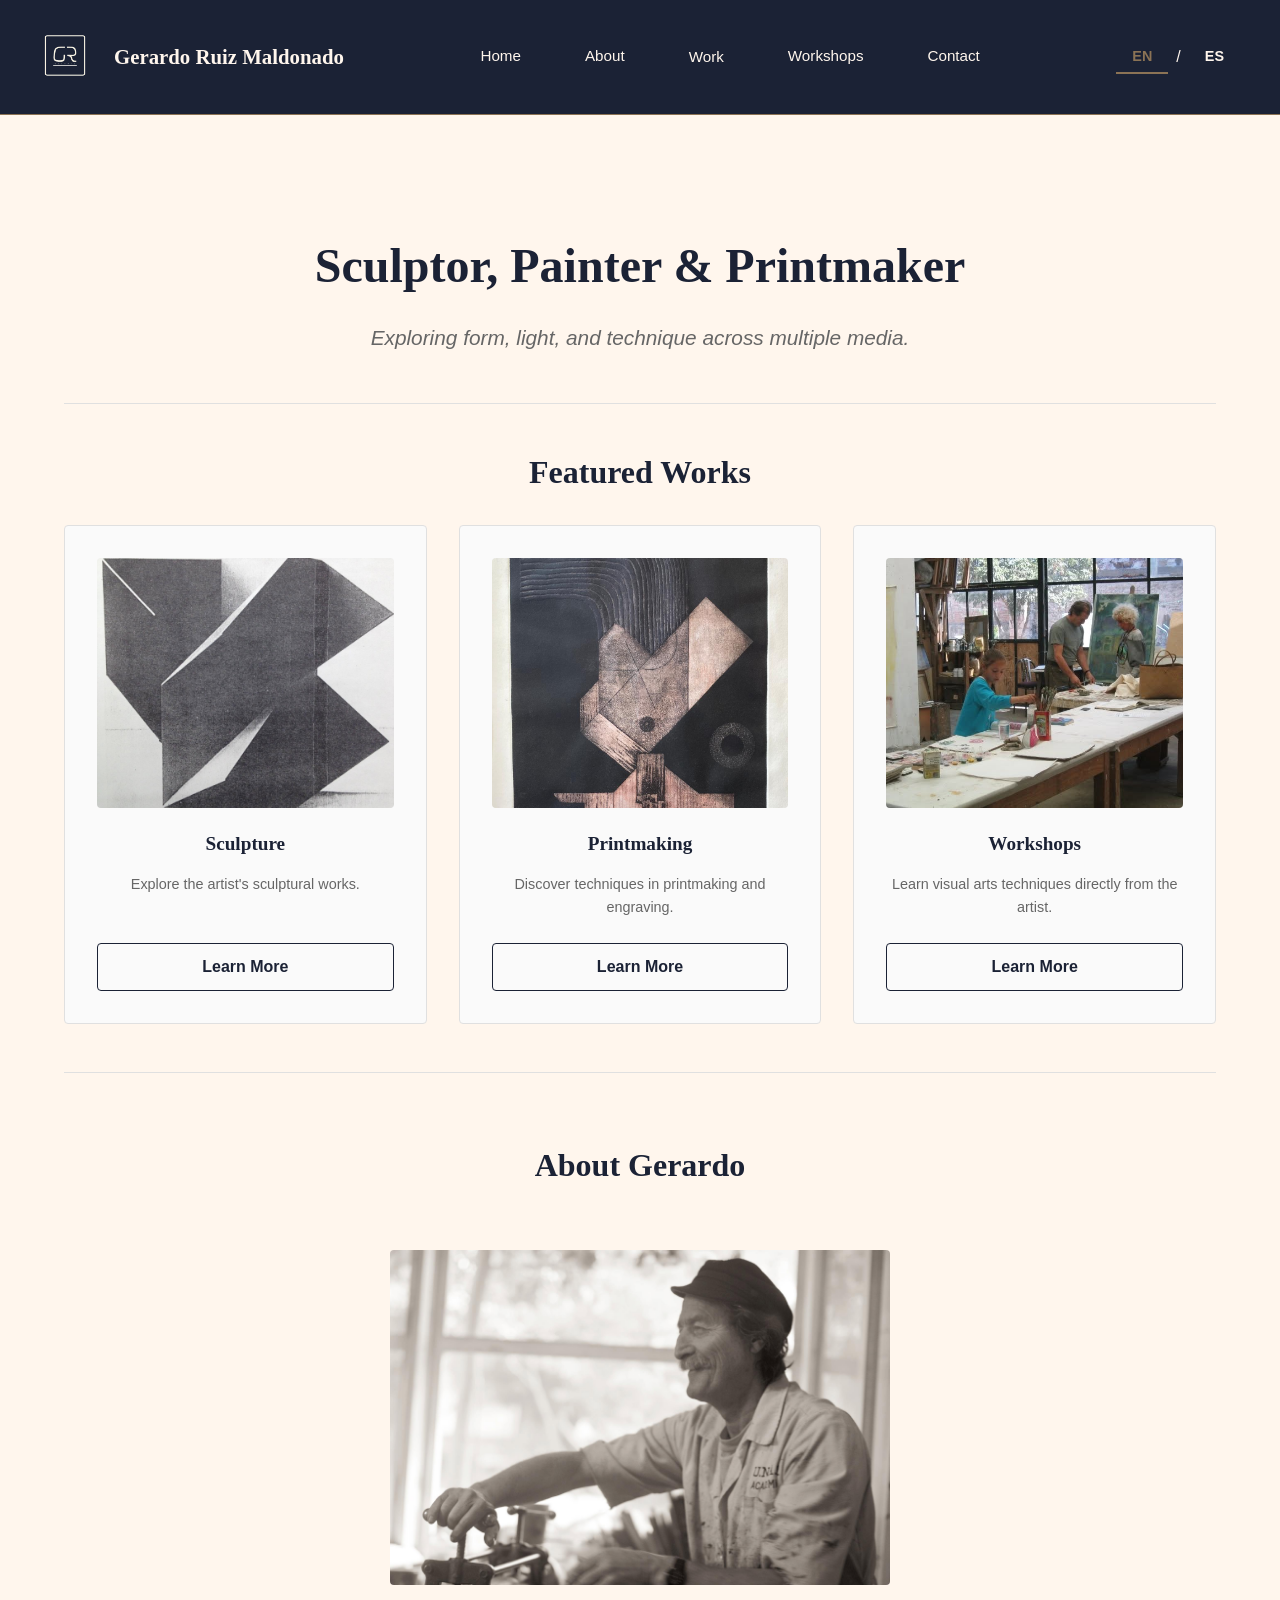
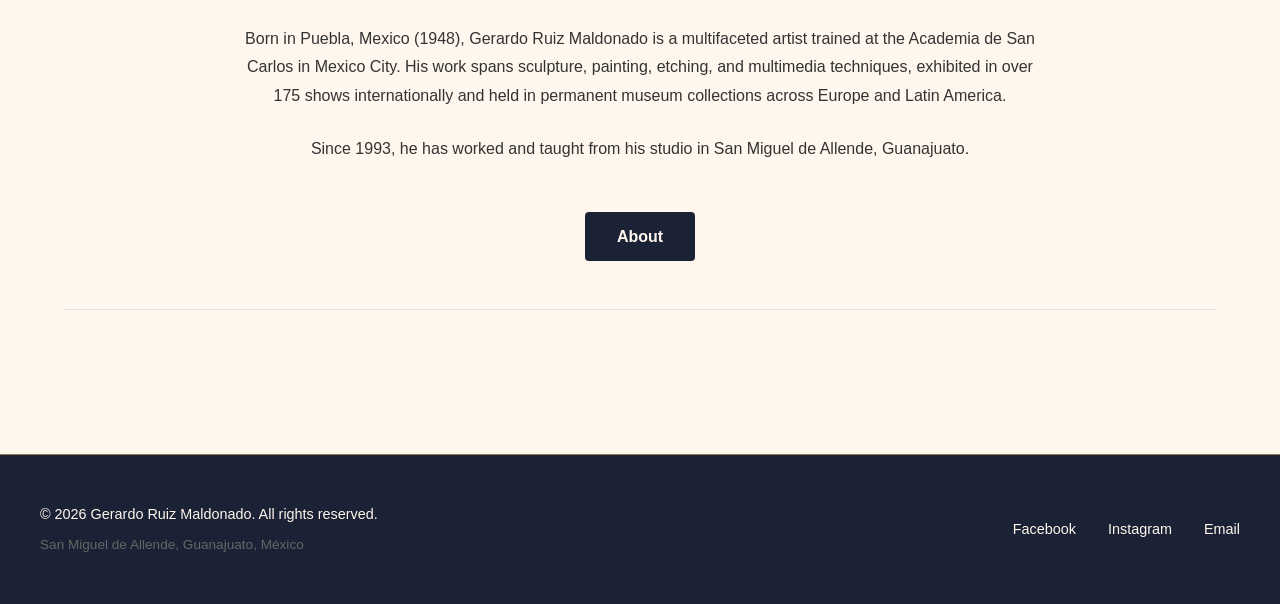
<file: index.html>
<!DOCTYPE html>
<html lang="en">
<head>
  <meta charset="UTF-8">
  <meta name="viewport" content="width=device-width, initial-scale=1.0">
  <meta name="description" content="Gerardo Ruiz Maldonado - Contemporary sculptor, painter, and printmaker based in San Miguel de Allende. Explore sculpture, painting, printmaking, and workshops.">
  <meta name="keywords" content="art, sculpture, painting, printmaking, San Miguel de Allende, artist, contemporary art">
  
  <!-- Open Graph Tags -->
  <meta property="og:title" content="Gerardo Ruiz Maldonado | Contemporary Artist">
  <meta property="og:description" content="Sculptor, painter, and printmaker exploring form, light, and technique across multiple media.">
  <meta property="og:image" content="https://gerardoruizart.com/assets/images/og-image.jpg">
  <meta property="og:url" content="https://gerardoruizart.com/">
  <meta property="og:type" content="website">
  
  <!-- Twitter Card Tags -->
  <meta name="twitter:card" content="summary_large_image">
  <meta name="twitter:title" content="Gerardo Ruiz Maldonado | Contemporary Artist">
  <meta name="twitter:description" content="Sculptor, painter, and printmaker based in San Miguel de Allende">
  <meta name="twitter:image" content="https://gerardoruizart.com/assets/images/og-image.jpg">
  
  <!-- Favicon -->
  <link rel="icon" href="/assets/favicon.ico">
  <link rel="apple-touch-icon" href="/assets/apple-touch-icon.png">
  <meta name="theme-color" content="#1b2235">
  
  <title>Gerardo Ruiz Maldonado | Artist</title>
  <link rel="stylesheet" href="/css/styles.css">
  
  <!-- Schema.org Structured Data -->
  <script type="application/ld+json">
  {
    "@context": "https://schema.org",
    "@type": "Person",
    "name": "Gerardo Ruiz Maldonado",
    "jobTitle": "Sculptor, Painter, Printmaker",
    "url": "https://gerardoruizart.com",
    "image": "https://gerardoruizart.com/assets/images/GR_Logo.jpg",
    "birthPlace": {
      "@type": "Place",
      "name": "Puebla, Mexico"
    },
    "birthDate": "1948",
    "workLocation": {
      "@type": "Place",
      "name": "San Miguel de Allende, Guanajuato, Mexico"
    },
    "description": "Contemporary sculptor, painter, and printmaker based in San Miguel de Allende. Master of multiple artistic disciplines including sculpture, painting, etching, and multimedia techniques.",
    "knowsAbout": [
      "Sculpture",
      "Painting",
      "Printmaking",
      "Etching",
      "Engraving",
      "Contemporary Art",
      "Art Education"
    ],
    "alumniOf": {
      "@type": "EducationalOrganization",
      "name": "Academia de San Carlos",
      "location": "Mexico City, Mexico"
    }
  }
  </script>
</head>
<body>
  <script src="/js/header.js"></script>

  <main>
    <section class="hero">
      <div class="hero-content">
        <h1 class="hero-title" data-en="Sculptor, Painter & Printmaker" data-es="Escultor, Pintor y Grabador">
          Sculptor, Painter & Printmaker
        </h1>
        <p class="hero-subtitle" data-en="Exploring form, light, and technique across multiple media." data-es="Explorando la forma, la luz y la técnica en múltiples medios.">
          Exploring form, light, and technique across multiple media.
        </p>
      </div>
    </section>

    <section class="featured-work">
      <h2 data-en="Featured Works" data-es="Obras Destacadas">Featured Works</h2>
      
      <div class="work-grid">
        <article class="work-card">
          <img src="/assets/images/sculpture_1.jpg" alt="Sculpture piece" loading="lazy">
          <h3 data-en="Sculpture" data-es="Escultura">Sculpture</h3>
          <p data-en="Explore the artist's sculptural works." data-es="Explora las obras escultóricas del artista.">
            Explore the artist's sculptural works.
          </p>
          <a href="/sculpture" data-key="workSculpture">Learn More</a>
        </article>

        <article class="work-card">
          <img src="/assets/images/IMG-20260125-WA0053.jpg" alt="Finished engraving print work" loading="lazy">
          <h3 data-en="Printmaking" data-es="Grabado">Printmaking</h3>
          <p data-en="Discover techniques in printmaking and engraving." data-es="Descubre técnicas de grabado y aguafuerte.">
            Discover techniques in printmaking and engraving.
          </p>
          <a href="/printmaking" data-key="workPrintmaking">Learn More</a>
        </article>

        <article class="work-card">
          <img src="/assets/images/workshop_5.jpg" alt="Workshop session" loading="lazy">
          <h3 data-en="Workshops" data-es="Talleres">Workshops</h3>
          <p data-en="Learn visual arts techniques directly from the artist." data-es="Aprende técnicas de artes visuales directamente del artista.">
            Learn visual arts techniques directly from the artist.
          </p>
          <a href="/workshops" data-key="workshops">Learn More</a>
        </article>
      </div>
    </section>

    <section class="bio-preview">
      <h2 data-en="About Gerardo" data-es="Sobre Gerardo">About Gerardo</h2>
      <img src="/assets/images/gerardo_grabado_bw.jpg" alt="Gerardo Ruiz etching work" class="bio-image">
      <p data-en="Born in Puebla, Mexico (1948), Gerardo Ruiz Maldonado is a multifaceted artist trained at the Academia de San Carlos in Mexico City. His work spans sculpture, painting, etching, and multimedia techniques, exhibited in over 175 shows internationally and held in permanent museum collections across Europe and Latin America." data-es="Nacido en Puebla, México (1948), Gerardo Ruiz Maldonado es un artista multifacético formado en la Academia de San Carlos en la Ciudad de México. Su obra abarca la escultura, la pintura, el aguafuerte y las técnicas multimedia, exhibidas en más de 175 muestras a nivel internacional y presentes en colecciones permanentes de museos en Europa y América Latina.">
        Born in Puebla, Mexico (1948), Gerardo Ruiz Maldonado is a multifaceted artist trained at the Academia de San Carlos in Mexico City. His work spans sculpture, painting, etching, and multimedia techniques, exhibited in over 175 shows internationally and held in permanent museum collections across Europe and Latin America.
      </p>
      <p data-en="Since 1993, he has worked and taught from his studio in San Miguel de Allende, Guanajuato." data-es="Desde 1993, trabaja y enseña desde su estudio en San Miguel de Allende, Guanajuato.">
        Since 1993, he has worked and taught from his studio in San Miguel de Allende, Guanajuato.
      </p>
      <a href="/about" class="cta-button" data-key="about">About</a>
    </section>
  </main>

  <script src="/js/footer.js"></script>

  <script>
    // Update content based on language
    window.addEventListener('languageChanged', (e) => {
      const lang = e.detail.lang === 'es' ? 'es' : 'en';
      
      document.querySelectorAll('[data-en][data-es]').forEach(el => {
        const text = el.getAttribute(`data-${lang}`);
        if (text) {
          el.textContent = text;
        }
      });
    });
  </script>
</body>
</html>
</file>
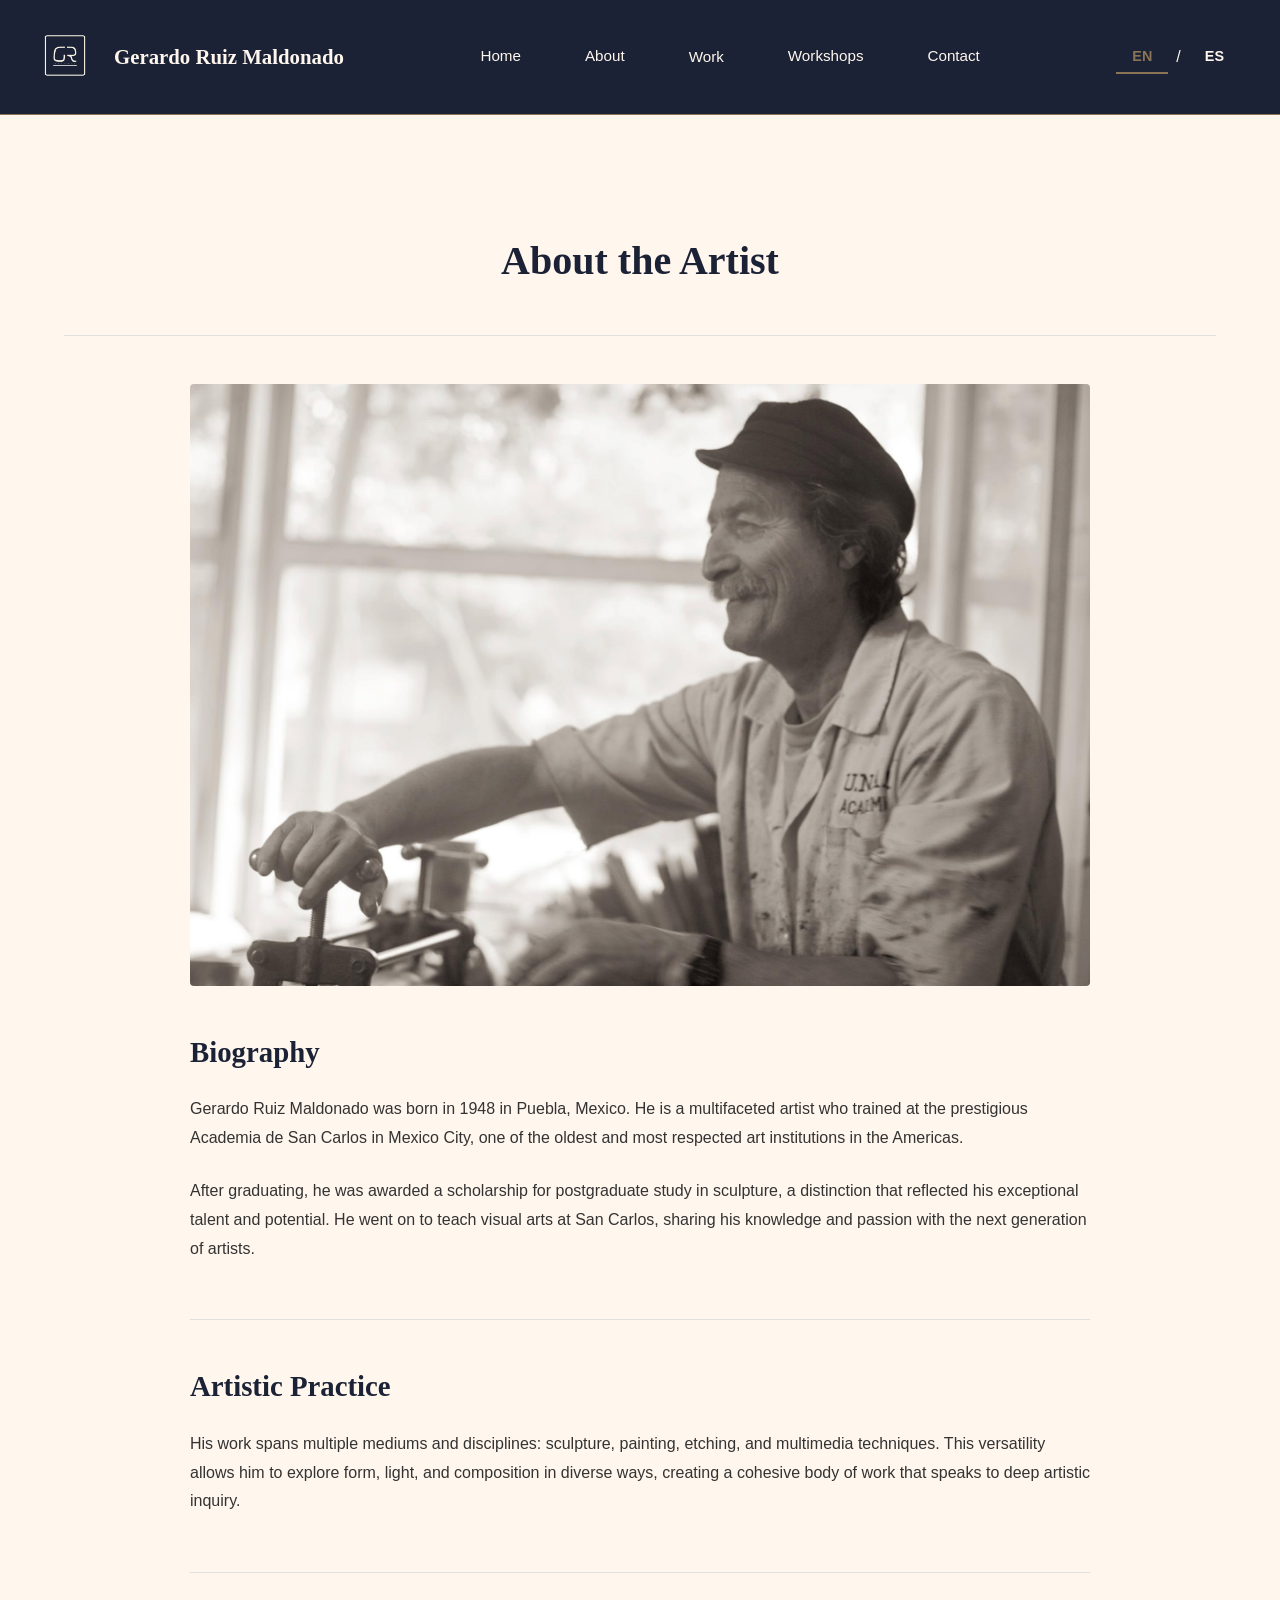
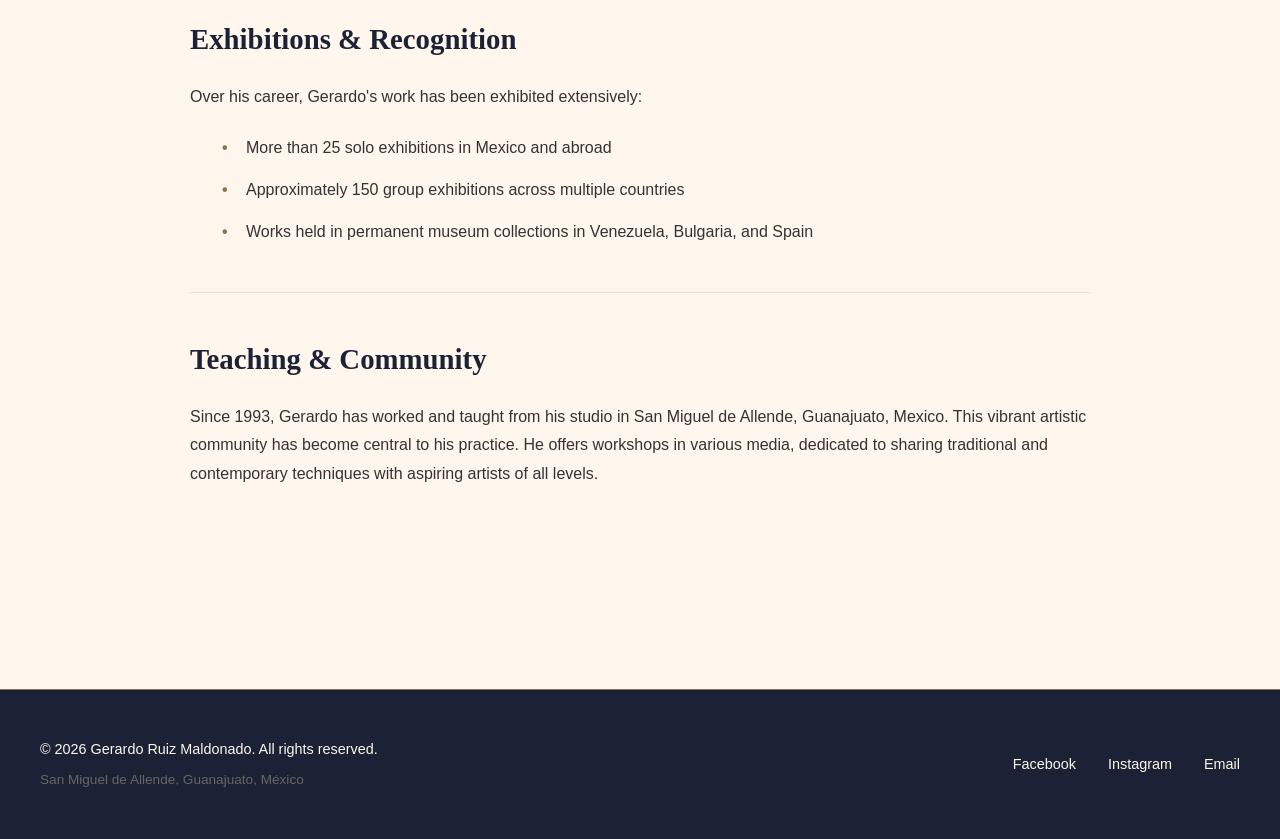
<file: pages/about.html>
<!DOCTYPE html>
<html lang="en">
<head>
  <meta charset="UTF-8">
  <meta name="viewport" content="width=device-width, initial-scale=1.0">
  <meta name="description" content="Learn about Gerardo Ruiz Maldonado. Master artist trained at Academia de San Carlos. Over 175 international exhibitions and permanent museum collections.">
  <meta name="keywords" content="artist biography, Gerardo Ruiz Maldonado, Academia de San Carlos, contemporary art, sculptor, painter, printmaker">
  
  <!-- Open Graph Tags -->
  <meta property="og:title" content="About Gerardo Ruiz Maldonado">
  <meta property="og:description" content="Discover the life and work of acclaimed artist Gerardo Ruiz Maldonado">
  <meta property="og:image" content="https://gerardoruizart.com/assets/images/gerardo_grabado_b&w.jpg">
  <meta property="og:url" content="https://gerardoruizart.com/about">
  <meta property="og:type" content="website">
  
  <!-- Twitter Card Tags -->
  <meta name="twitter:card" content="summary_large_image">
  <meta name="twitter:title" content="About Gerardo Ruiz Maldonado">
  <meta name="twitter:description" content="Learn about the life and artistic practice of Gerardo Ruiz Maldonado">
  <meta name="twitter:image" content="https://gerardoruizart.com/assets/images/gerardo_grabado_b&w.jpg">
  
  <!-- Favicon -->
  <link rel="icon" href="/assets/favicon.ico">
  <link rel="apple-touch-icon" href="/assets/apple-touch-icon.png">
  <meta name="theme-color" content="#1b2235">
  
  <title>About - Gerardo Ruiz Maldonado</title>
  <link rel="stylesheet" href="/css/styles.css">
  
  <!-- Schema.org Structured Data -->
  <script type="application/ld+json">
  {
    "@context": "https://schema.org",
    "@type": "Person",
    "name": "Gerardo Ruiz Maldonado",
    "jobTitle": "Sculptor, Painter, Printmaker",
    "url": "https://gerardoruizart.com",
    "image": "https://gerardoruizart.com/assets/images/GR_Logo.jpg",
    "birthPlace": {
      "@type": "Place",
      "name": "Puebla, Mexico"
    },
    "birthDate": "1948",
    "workLocation": {
      "@type": "Place",
      "name": "San Miguel de Allende, Guanajuato, Mexico"
    },
    "description": "Contemporary sculptor, painter, and printmaker based in San Miguel de Allende. Master of multiple artistic disciplines including sculpture, painting, etching, and multimedia techniques.",
    "knowsAbout": [
      "Sculpture",
      "Painting",
      "Printmaking",
      "Etching",
      "Engraving",
      "Contemporary Art",
      "Art Education"
    ],
    "alumniOf": {
      "@type": "EducationalOrganization",
      "name": "Academia de San Carlos",
      "location": "Mexico City, Mexico"
    }
  }
  </script>
</head>
<body>
  <script src="/js/header.js"></script>

  <main>
    <div class="page-header">
      <h1 data-en="About the Artist" data-es="Sobre el Artista">About the Artist</h1>
    </div>

    <section class="featured-image">
      <img src="/assets/images/gerardo_grabado_bw.jpg" alt="Gerardo Ruiz etching work">
    </section>

    <section class="biography">
      <div class="bio-section">
        <h2 data-en="Biography" data-es="Biografía">Biography</h2>
        
        <p data-en="Gerardo Ruiz Maldonado was born in 1948 in Puebla, Mexico. He is a multifaceted artist who trained at the prestigious Academia de San Carlos in Mexico City, one of the oldest and most respected art institutions in the Americas." data-es="Gerardo Ruiz Maldonado nació en 1948 en Puebla, México. Es un artista multifacético que se formó en la prestigiosa Academia de San Carlos en la Ciudad de México, una de las instituciones de arte más antiguas y respetadas de América.">
          Gerardo Ruiz Maldonado was born in 1948 in Puebla, Mexico. He is a multifaceted artist who trained at the prestigious Academia de San Carlos in Mexico City, one of the oldest and most respected art institutions in the Americas.
        </p>

        <p data-en="After graduating, he was awarded a scholarship for postgraduate study in sculpture, a distinction that reflected his exceptional talent and potential. He went on to teach visual arts at San Carlos, sharing his knowledge and passion with the next generation of artists." data-es="Después de graduarse, recibió una beca para estudios de postgrado en Escultura, un reconocimiento que reflejaba su talento excepcional y potencial. Posteriormente, se desempeñó como profesor de Artes Visuales en San Carlos, compartiendo su conocimiento y pasión con la próxima generación de artistas.">
          After graduating, he was awarded a scholarship for postgraduate study in sculpture, a distinction that reflected his exceptional talent and potential. He went on to teach visual arts at San Carlos, sharing his knowledge and passion with the next generation of artists.
        </p>
      </div>

      <div class="bio-section">
        <h2 data-en="Artistic Practice" data-es="Práctica Artística">Artistic Practice</h2>
        
        <p data-en="His work spans multiple mediums and disciplines: sculpture, painting, etching, and multimedia techniques. This versatility allows him to explore form, light, and composition in diverse ways, creating a cohesive body of work that speaks to deep artistic inquiry." data-es="Su obra abarca múltiples medios y disciplinas: escultura, pintura, aguafuerte y técnicas multimedia. Esta versatilidad le permite explorar la forma, la luz y la composición de diversas maneras, creando un cuerpo de trabajo coherente que habla de una investigación artística profunda.">
          His work spans multiple mediums and disciplines: sculpture, painting, etching, and multimedia techniques. This versatility allows him to explore form, light, and composition in diverse ways, creating a cohesive body of work that speaks to deep artistic inquiry.
        </p>
      </div>

      <div class="bio-section">
        <h2 data-en="Exhibitions & Recognition" data-es="Exposiciones y Reconocimiento">Exhibitions & Recognition</h2>
        
        <p data-en="Over his career, Gerardo's work has been exhibited extensively:" data-es="A lo largo de su carrera, la obra de Gerardo se ha exhibido ampliamente:">
          Over his career, Gerardo's work has been exhibited extensively:
        </p>

        <ul class="exhibition-list">
          <li data-en="More than 25 solo exhibitions in Mexico and abroad" data-es="Más de 25 exposiciones individuales en México y en el extranjero">More than 25 solo exhibitions in Mexico and abroad</li>
          <li data-en="Approximately 150 group exhibitions across multiple countries" data-es="Aproximadamente 150 exposiciones colectivas en múltiples países">Approximately 150 group exhibitions across multiple countries</li>
          <li data-en="Works held in permanent museum collections in Venezuela, Bulgaria, and Spain" data-es="Obras en colecciones permanentes de museos en Venezuela, Bulgaria y España">Works held in permanent museum collections in Venezuela, Bulgaria, and Spain</li>
        </ul>
      </div>

      <div class="bio-section">
        <h2 data-en="Teaching & Community" data-es="Enseñanza y Comunidad">Teaching & Community</h2>
        
        <p data-en="Since 1993, Gerardo has worked and taught from his studio in San Miguel de Allende, Guanajuato, Mexico. This vibrant artistic community has become central to his practice. He offers workshops in various media, dedicated to sharing traditional and contemporary techniques with aspiring artists of all levels." data-es="Desde 1993, Gerardo trabaja y enseña desde su estudio en San Miguel de Allende, Guanajuato, México. Esta comunidad artística vibrante se ha convertido en central para su práctica. Ofrece talleres en varios medios, dedicados a compartir técnicas tradicionales y contemporáneas con artistas aspirantes de todos los niveles.">
          Since 1993, Gerardo has worked and taught from his studio in San Miguel de Allende, Guanajuato, Mexico. This vibrant artistic community has become central to his practice. He offers workshops in various media, dedicated to sharing traditional and contemporary techniques with aspiring artists of all levels.
        </p>
      </div>
    </section>
  </main>

  <style>
    .biography {
      max-width: 900px;
      margin: 0 auto var(--spacing-xl);
    }

    .featured-image {
      max-width: 900px;
      margin: var(--spacing-xl) auto;
      overflow: hidden;
      border-radius: 4px;
    }

    .featured-image img {
      width: 100%;
      height: auto;
      display: block;
    }

    .bio-section {
      margin-bottom: var(--spacing-xl);
      padding-bottom: var(--spacing-lg);
      border-bottom: 1px solid var(--border-color);
    }

    .bio-section:last-child {
      border-bottom: none;
    }

    .bio-section h2 {
      font-size: 1.8rem;
      margin-bottom: var(--spacing-md);
      color: var(--primary-color);
    }

    .bio-section p {
      font-size: 1rem;
      line-height: 1.8;
      margin-bottom: var(--spacing-md);
      color: var(--text-color);
    }

    .exhibition-list {
      list-style: none;
      padding-left: var(--spacing-lg);
    }

    .exhibition-list li {
      margin-bottom: var(--spacing-sm);
      padding-left: var(--spacing-md);
      position: relative;
    }

    .exhibition-list li:before {
      content: "•";
      position: absolute;
      left: 0;
      color: var(--accent-color);
      font-weight: bold;
    }

    .fact-card p {
      font-size: 0.95rem;
      color: var(--light-text);
      margin: 0;
    }
  </style>

  <script>
    // Update content based on language
    window.addEventListener('languageChanged', (e) => {
      const lang = e.detail.lang === 'es' ? 'es' : 'en';
      
      document.querySelectorAll('[data-en][data-es]').forEach(el => {
        const text = el.getAttribute(`data-${lang}`);
        if (text) {
          el.textContent = text;
        }
      });
    });
  </script>

  <script src="/js/footer.js"></script>
</body>
</html>
</file>
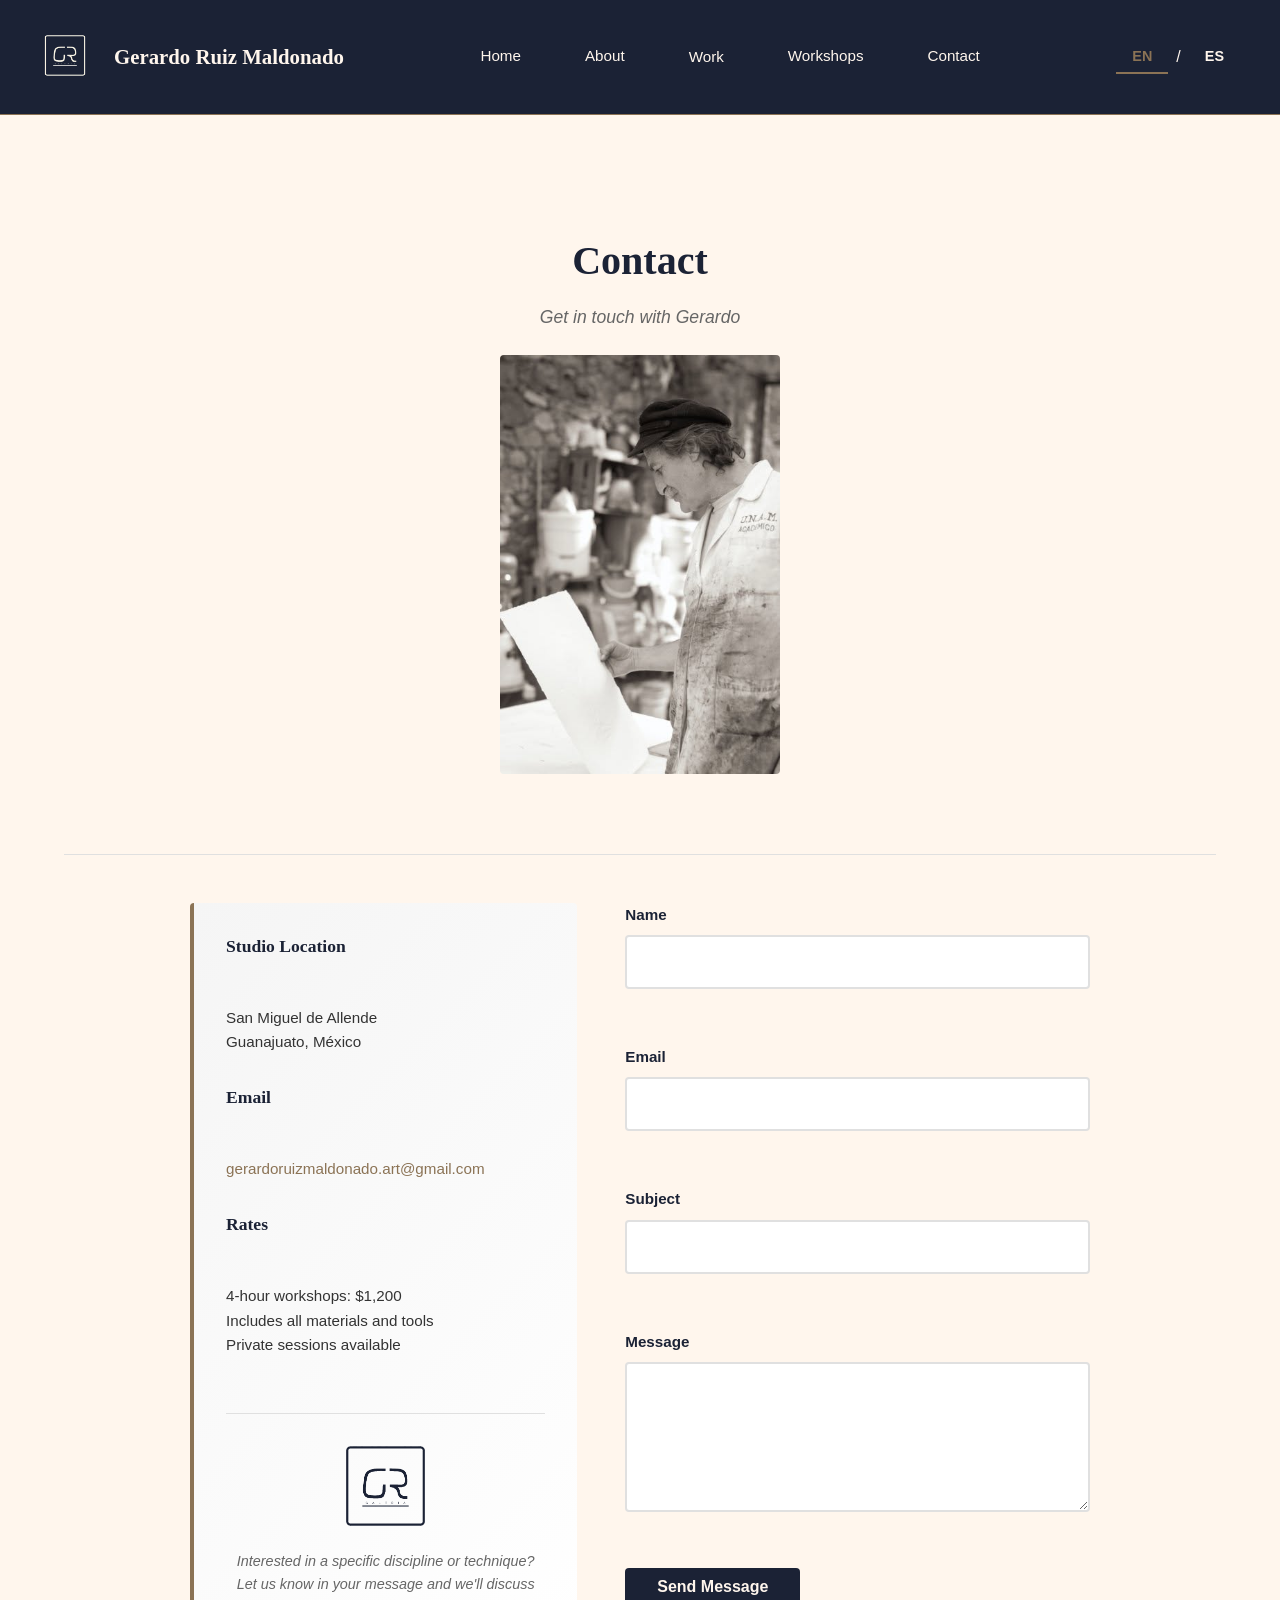
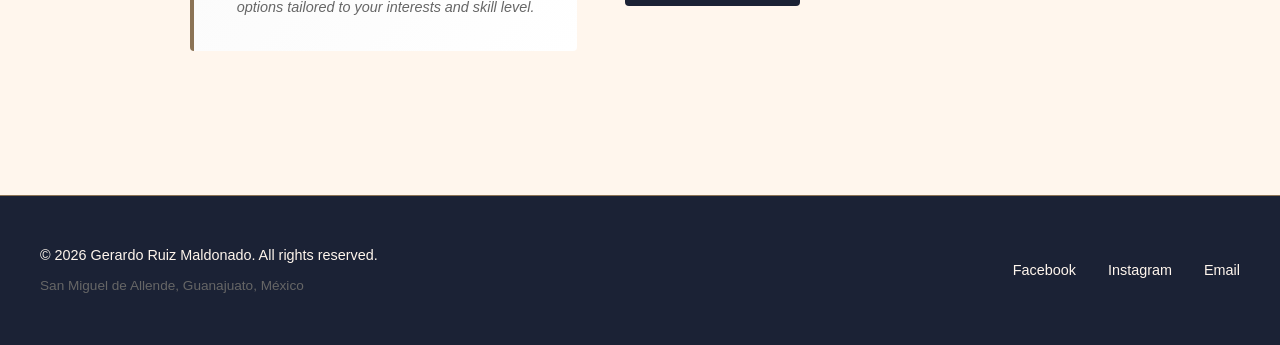
<file: pages/contact.html>
<!DOCTYPE html>
<html lang="en">
<head>
  <meta charset="UTF-8">
  <meta name="viewport" content="width=device-width, initial-scale=1.0">
  <meta name="description" content="Contact Gerardo Ruiz Maldonado in San Miguel de Allende. Get in touch for workshops, commissions, or inquiries about artwork.">
  <meta name="keywords" content="contact, workshops, art commissions, Gerardo Ruiz Maldonado, San Miguel de Allende">
  
  <!-- Open Graph Tags -->
  <meta property="og:title" content="Contact | Gerardo Ruiz Maldonado">
  <meta property="og:description" content="Reach out to discuss workshops, commissions, or artwork inquiries">
  <meta property="og:image" content="https://gerardoruizart.com/assets/images/og-image.jpg">
  <meta property="og:url" content="https://gerardoruizart.com/contact">
  <meta property="og:type" content="website">
  
  <!-- Twitter Card Tags -->
  <meta name="twitter:card" content="summary_large_image">
  <meta name="twitter:title" content="Contact | Gerardo Ruiz Maldonado">
  <meta name="twitter:description" content="Get in touch to discuss workshops, commissions, or artwork inquiries">
  <meta name="twitter:image" content="https://gerardoruizart.com/assets/images/og-image.jpg">
  
  <!-- Favicon -->
  <link rel="icon" href="/assets/favicon.ico">
  <link rel="apple-touch-icon" href="/assets/apple-touch-icon.png">
  <meta name="theme-color" content="#1b2235">
  
  <title>Contact - Gerardo Ruiz Maldonado</title>
  <link rel="stylesheet" href="/css/styles.css">
  
  <!-- Schema.org Structured Data -->
  <script type="application/ld+json">
  {
    "@context": "https://schema.org",
    "@type": "Person",
    "name": "Gerardo Ruiz Maldonado",
    "jobTitle": "Sculptor, Painter, Printmaker",
    "url": "https://gerardoruizart.com",
    "image": "https://gerardoruizart.com/assets/images/GR_Logo.jpg",
    "birthPlace": {
      "@type": "Place",
      "name": "Puebla, Mexico"
    },
    "birthDate": "1948",
    "workLocation": {
      "@type": "Place",
      "name": "San Miguel de Allende, Guanajuato, Mexico"
    },
    "description": "Contemporary sculptor, painter, and printmaker based in San Miguel de Allende. Master of multiple artistic disciplines including sculpture, painting, etching, and multimedia techniques.",
    "knowsAbout": [
      "Sculpture",
      "Painting",
      "Printmaking",
      "Etching",
      "Engraving",
      "Contemporary Art",
      "Art Education"
    ],
    "alumniOf": {
      "@type": "EducationalOrganization",
      "name": "Academia de San Carlos",
      "location": "Mexico City, Mexico"
    }
  }
  </script>
</head>
<body>
  <script src="/js/header.js"></script>
  <main>
    <div class="page-header">
      <h1 data-en="Contact" data-es="Contacto">Contact</h1>
      <p class="page-intro" data-en="Get in touch with Gerardo" data-es="Ponte en contacto con Gerardo">Get in touch with Gerardo</p>
      <div class="contact-hero-image">
        <img src="/assets/images/gerardo_bw.jpg" alt="Gerardo Ruiz Maldonado">
      </div>
    </div>

    <section class="contact-section">
      <div class="contact-info">
        <h2 data-en="Studio Location" data-es="Ubicación del Estudio">Studio Location</h2>
        <p>San Miguel de Allende<br>Guanajuato, México</p>
        
        <h2 data-en="Email" data-es="Correo Electrónico">Email</h2>
        <p><a href="mailto:gerardoruizmaldonado.art@gmail.com">gerardoruizmaldonado.art@gmail.com</a></p>

        <h2 data-en="Rates" data-es="Tarifas">Rates</h2>
        <p data-en="4-hour workshops: $1,200 / Includes all materials and tools / Private sessions available" data-es="Talleres de 4 horas: $1,200 / Incluye todos los materiales y herramientas / Sesiones privadas disponibles">
          4-hour workshops: $1,200<br>Includes all materials and tools<br>Private sessions available
        </p>

        <div class="contact-note">
          <div class="contact-logo">
            <img src="/assets/images/alt_logo.png" alt="Gerardo Ruiz">
          </div>
          <p data-en="Interested in a specific discipline or technique? Let us know in your message and we'll discuss options tailored to your interests and skill level." data-es="¿Interesado en una disciplina o técnica específica? Cuéntanos en tu mensaje y discutiremos opciones adaptadas a tus intereses y nivel de habilidad.">
            Interested in a specific discipline or technique? Let us know in your message and we'll discuss options tailored to your interests and skill level.
          </p>
        </div>
      </div>

      <form class="contact-form" name="contact" method="POST" netlify>
        <input type="hidden" name="_to" value="gerardoruizmaldonado.art@gmail.com">
        <input type="hidden" name="_subject" value="New Workshop Inquiry from gerardoruizart.com">
        
        <div class="form-group">
          <label data-en="Name" data-es="Nombre">Name</label>
          <input type="text" name="name" required>
        </div>

        <div class="form-group">
          <label data-en="Email" data-es="Correo">Email</label>
          <input type="email" name="email" required>
        </div>

        <div class="form-group">
          <label data-en="Subject" data-es="Asunto">Subject</label>
          <input type="text" name="subject">
        </div>

        <div class="form-group">
          <label data-en="Message" data-es="Mensaje">Message</label>
          <textarea name="message" rows="6" required></textarea>
        </div>

        <button type="submit" class="cta-button-dark" data-en="Send Message" data-es="Enviar Mensaje">Send Message</button>
      </form>
    </section>
  </main>

  <style>
    .page-header .page-intro {
      margin-bottom: var(--spacing-md);
    }

    .contact-hero-image {
      max-width: 280px;
      margin: 0 auto var(--spacing-xl);
      overflow: hidden;
      border-radius: 4px;
    }

    .contact-hero-image img {
      width: 100%;
      height: auto;
      display: block;
    }

    .contact-section {
      max-width: 900px;
      margin: var(--spacing-xl) auto;
      display: grid;
      grid-template-columns: 1fr 1.2fr;
      gap: var(--spacing-xl);
    }

    .contact-info {
      background: linear-gradient(135deg, #f5f5f5 0%, #ffffff 100%);
      padding: var(--spacing-lg);
      border-radius: 4px;
      border-left: 4px solid var(--accent-color);
      display: flex;
      flex-direction: column;
      gap: var(--spacing-lg);
    }

    .contact-info h2 {
      font-size: 1.1rem;
      margin-top: 0;
      margin-bottom: var(--spacing-sm);
      color: var(--primary-color);
      font-weight: 600;
    }

    .contact-info p {
      margin: 0;
      color: var(--text-color);
      line-height: 1.6;
      font-size: 0.95rem;
    }

    .contact-info a {
      color: var(--accent-color);
      text-decoration: none;
      font-weight: 500;
    }

    .contact-info a:hover {
      text-decoration: underline;
    }

    .contact-note {
      padding-top: var(--spacing-lg);
      border-top: 1px solid #e0e0e0;
      display: flex;
      flex-direction: column;
      align-items: center;
      text-align: center;
    }

    .contact-logo {
      width: 80px;
      height: 80px;
      margin-bottom: var(--spacing-md);
      display: flex;
      align-items: center;
      justify-content: center;
    }

    .contact-logo img {
      width: 100%;
      height: 100%;
      object-fit: contain;
    }

    .contact-note p {
      font-size: 0.9rem;
      color: var(--light-text);
      font-style: italic;
      margin: 0;
    }

    .contact-form {
      display: flex;
      flex-direction: column;
      gap: var(--spacing-lg);
    }

    .form-group {
      display: flex;
      flex-direction: column;
    }

    .form-group label {
      font-weight: 600;
      margin-bottom: var(--spacing-xs);
      color: var(--primary-color);
      font-size: 0.95rem;
    }

    .form-group input,
    .form-group textarea {
      padding: var(--spacing-sm);
      border: 2px solid #e0e0e0;
      border-radius: 4px;
      font-family: var(--font-family-sans);
      font-size: 1rem;
      transition: border-color 0.3s ease;
    }

    .form-group input:focus,
    .form-group textarea:focus {
      outline: none;
      border-color: var(--accent-color);
      box-shadow: 0 0 0 3px rgba(139, 115, 85, 0.1);
    }

    .cta-button-dark {
      background-color: var(--primary-color);
      color: var(--secondary-color);
      padding: 10px var(--spacing-lg);
      border: none;
      border-radius: 4px;
      font-size: 1rem;
      font-weight: 600;
      cursor: pointer;
      transition: background-color 0.3s ease;
      align-self: flex-start;
    }

    .cta-button-dark:hover {
      background-color: var(--accent-color);
    }

    @media (max-width: 768px) {
      .contact-section {
        grid-template-columns: 1fr;
      }
    }
  </style>

  <script>
    window.addEventListener('languageChanged', (e) => {
      const lang = e.detail.lang === 'es' ? 'es' : 'en';
      document.querySelectorAll('[data-en][data-es]').forEach(el => {
        const text = el.getAttribute(`data-${lang}`);
        if (text) el.textContent = text;
      });
    });
  </script>

  <script src="/js/footer.js"></script>
</body>
</html>
</file>
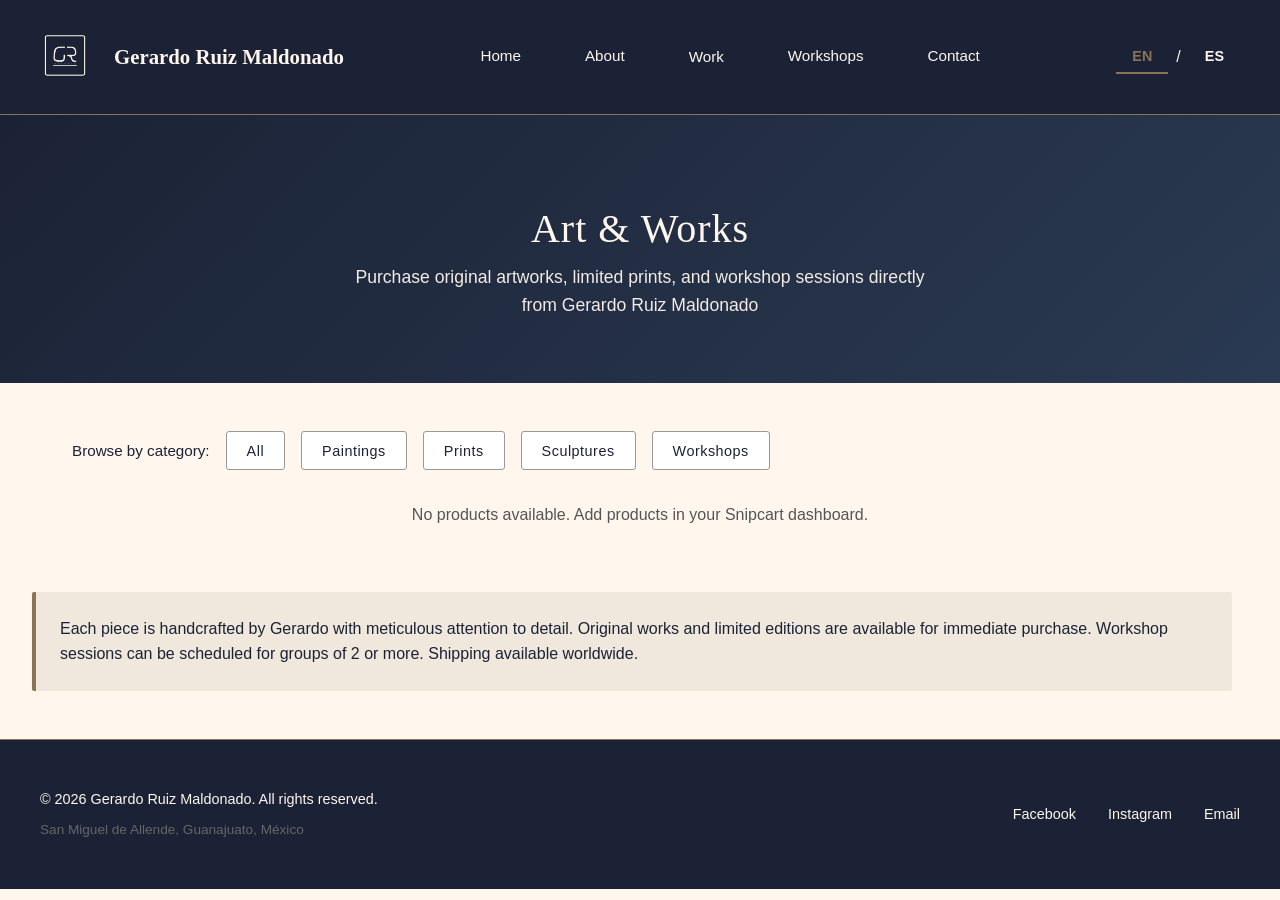
<file: pages/store.html>
<!DOCTYPE html>
<html lang="en">
<head>
    <meta charset="UTF-8">
    <meta name="viewport" content="width=device-width, initial-scale=1.0">
    <meta name="description" content="Shop original artworks, limited prints, and workshop sessions from Gerardo Ruiz Maldonado. Direct from the artist in San Miguel de Allende.">
    <meta name="keywords" content="art store, paintings, prints, sculptures, workshops, Gerardo Ruiz Maldonado, shop, art gallery">
    
    <!-- Open Graph Tags -->
    <meta property="og:title" content="Art Store | Gerardo Ruiz Maldonado">
    <meta property="og:description" content="Purchase original paintings, sculptures, prints, and workshop sessions">
    <meta property="og:image" content="https://gerardoruizart.com/assets/images/og-image.jpg">
    <meta property="og:url" content="https://gerardoruizart.com/store">
    <meta property="og:type" content="website">
    
    <!-- Twitter Card Tags -->
    <meta name="twitter:card" content="summary_large_image">
    <meta name="twitter:title" content="Art Store | Gerardo Ruiz Maldonado">
    <meta name="twitter:description" content="Shop original artworks and workshop sessions from master artist Gerardo">
    <meta name="twitter:image" content="https://gerardoruizart.com/assets/images/og-image.jpg">
    
    <!-- Favicon -->
    <link rel="icon" href="/assets/favicon.ico">
    <link rel="apple-touch-icon" href="/assets/apple-touch-icon.png">
    <meta name="theme-color" content="#1b2235">
    
    <title data-en="Store | Gerardo Ruiz Maldonado" data-es="Tienda | Gerardo Ruiz Maldonado">Store | Gerardo Ruiz Maldonado</title>
    <link rel="stylesheet" href="../css/styles.css">
    <link rel="stylesheet" href="https://cdn.snipcart.com/themes/v3.2.0/default/snipcart.css">
    
    <!-- Schema.org Structured Data -->
    <script type="application/ld+json">
    {
      "@context": "https://schema.org",
      "@type": "Person",
      "name": "Gerardo Ruiz Maldonado",
      "jobTitle": "Sculptor, Painter, Printmaker",
      "url": "https://gerardoruizart.com",
      "image": "https://gerardoruizart.com/assets/images/GR_Logo.jpg",
      "birthPlace": {
        "@type": "Place",
        "name": "Puebla, Mexico"
      },
      "birthDate": "1948",
      "workLocation": {
        "@type": "Place",
        "name": "San Miguel de Allende, Guanajuato, Mexico"
      },
      "description": "Contemporary sculptor, painter, and printmaker based in San Miguel de Allende. Master of multiple artistic disciplines including sculpture, painting, etching, and multimedia techniques.",
      "knowsAbout": [
        "Sculpture",
        "Painting",
        "Printmaking",
        "Etching",
        "Engraving",
        "Contemporary Art",
        "Art Education"
      ],
      "alumniOf": {
        "@type": "EducationalOrganization",
        "name": "Academia de San Carlos",
        "location": "Mexico City, Mexico"
      }
    }
    </script>
    
    <style>
        .store-hero {
            background: linear-gradient(135deg, #1b2235 0%, #2a3a52 100%);
            color: #fff6ed;
            padding: 4rem 2rem;
            text-align: center;
            margin-bottom: 3rem;
        }

        .store-hero h1 {
            font-size: 2.5rem;
            margin-bottom: 0.5rem;
            font-family: Georgia, serif;
            font-weight: normal;
            letter-spacing: 1px;
        }

        .store-hero p {
            font-size: 1.1rem;
            opacity: 0.95;
            max-width: 600px;
            margin: 0 auto;
            line-height: 1.6;
        }

        .products-grid {
            display: grid;
            grid-template-columns: repeat(auto-fill, minmax(280px, 1fr));
            gap: 2rem;
            max-width: 1200px;
            margin: 0 auto 4rem;
            padding: 0 2rem;
        }

        .product-card {
            background: #fff6ed;
            border: 1px solid #d4c4b0;
            border-radius: 4px;
            overflow: hidden;
            transition: all 0.3s ease;
            display: flex;
            flex-direction: column;
            height: 100%;
        }

        .product-card:hover {
            box-shadow: 0 8px 24px rgba(27, 34, 53, 0.12);
            border-color: #8b7355;
        }

        .product-image {
            width: 100%;
            height: 280px;
            background: #f0e8dd;
            overflow: hidden;
            position: relative;
        }

        .product-image img {
            width: 100%;
            height: 100%;
            object-fit: cover;
            transition: transform 0.3s ease;
        }

        .product-card:hover .product-image img {
            transform: scale(1.05);
        }

        .product-info {
            padding: 1.5rem;
            flex-grow: 1;
            display: flex;
            flex-direction: column;
        }

        .product-category {
            font-size: 0.85rem;
            color: #8b7355;
            text-transform: uppercase;
            letter-spacing: 1px;
            margin-bottom: 0.5rem;
        }

        .product-title {
            font-size: 1.2rem;
            font-family: Georgia, serif;
            color: #1b2235;
            margin-bottom: 0.5rem;
            font-weight: normal;
        }

        .product-description {
            font-size: 0.95rem;
            color: #555;
            line-height: 1.5;
            margin-bottom: 1rem;
            flex-grow: 1;
        }

        .product-footer {
            display: flex;
            justify-content: space-between;
            align-items: center;
            border-top: 1px solid #d4c4b0;
            padding-top: 1rem;
            margin-top: auto;
        }

        .product-price {
            font-size: 1.3rem;
            font-family: Georgia, serif;
            color: #1b2235;
            font-weight: 500;
        }

        .add-to-cart-btn {
            background: #8b7355;
            color: #fff6ed;
            border: none;
            padding: 0.65rem 1.2rem;
            border-radius: 3px;
            font-size: 0.9rem;
            cursor: pointer;
            transition: background 0.3s ease;
            font-weight: 500;
            letter-spacing: 0.5px;
        }

        .add-to-cart-btn:hover {
            background: #6d5744;
        }

        .filter-btn {
            background: #ffffff !important;
            color: #1b2235 !important;
            border: 1px solid #999999 !important;
            padding: 0.65rem 1.25rem;
            border-radius: 3px;
            cursor: pointer;
            font-size: 0.9rem;
            transition: all 0.3s ease;
            font-weight: 500;
            letter-spacing: 0.5px;
        }

        .filter-btn:hover {
            background: #8b7355 !important;
            color: #fff6ed !important;
            border-color: #8b7355 !important;
        }

        .product-badge {
            position: absolute;
            top: 1rem;
            right: 1rem;
            background: #8b7355;
            color: #fff6ed;
            padding: 0.4rem 0.8rem;
            font-size: 0.8rem;
            border-radius: 2px;
            text-transform: uppercase;
            letter-spacing: 0.5px;
        }

        .filters-section {
            max-width: 1200px;
            margin: 2rem auto;
            padding: 0 2rem;
            display: flex;
            gap: 1rem;
            flex-wrap: wrap;
            align-items: center;
        }

        .filter-label {
            font-size: 0.95rem;
            color: #1b2235;
            font-weight: 500;
        }

        .store-note {
            background: #f0e8dd;
            border-left: 4px solid #8b7355;
            padding: 1.5rem;
            max-width: 1200px;
            margin: 3rem auto 2rem;
            margin-left: 2rem;
            margin-right: 2rem;
            border-radius: 2px;
        }

        .store-note p {
            margin: 0;
            color: #1b2235;
            line-height: 1.6;
        }

        @media (max-width: 768px) {
            .store-hero {
                padding: 2.5rem 1.5rem;
            }

            .store-hero h1 {
                font-size: 1.8rem;
            }

            .products-grid {
                grid-template-columns: repeat(auto-fill, minmax(200px, 1fr));
                gap: 1.5rem;
                padding: 0 1rem;
            }

            .product-image {
                height: 220px;
            }

            .filters-section {
                padding: 0 1rem;
            }

            .store-note {
                margin-left: 1rem;
                margin-right: 1rem;
            }
        }

        /* Snipcart customization */
        .snipcart-modal {
            font-family: inherit;
        }

        .snipcart__base-button {
            border-radius: 3px;
        }
    </style>
</head>
<body>
    <script src="../js/header.js"></script>

    <div class="store-hero">
        <h1 data-en="Art & Works" data-es="Arte y Obras">Art & Works</h1>
        <p data-en="Purchase original artworks, limited prints, and workshop sessions directly from Gerardo Ruiz Maldonado" data-es="Adquiere obras de arte originales, impresiones limitadas y sesiones de taller directamente de Gerardo Ruiz Maldonado">Purchase original artworks, limited prints, and workshop sessions directly from Gerardo Ruiz Maldonado</p>
    </div>

    <div class="filters-section">
        <span class="filter-label" data-en="Browse by category:" data-es="Explora por categoría:">Browse by category:</span>
        <button class="filter-btn" onclick="filterProducts('all')" data-en="All" data-es="Todos">All</button>
        <button class="filter-btn" onclick="filterProducts('painting')" data-en="Paintings" data-es="Pinturas">Paintings</button>
        <button class="filter-btn" onclick="filterProducts('print')" data-en="Prints" data-es="Grabados">Prints</button>
        <button class="filter-btn" onclick="filterProducts('sculpture')" data-en="Sculptures" data-es="Esculturas">Sculptures</button>
        <button class="filter-btn" onclick="filterProducts('workshop')" data-en="Workshops" data-es="Talleres">Workshops</button>
    </div>

    <div class="products-grid" id="products-grid">
        <!-- Products will be generated by JavaScript -->
    </div>

    <div class="store-note">
        <p data-en="Each piece is handcrafted by Gerardo with meticulous attention to detail. Original works and limited editions are available for immediate purchase. Workshop sessions can be scheduled for groups of 2 or more. Shipping available worldwide." data-es="Cada pieza es elaborada a mano por Gerardo con meticulosa atención al detalle. Las obras originales y ediciones limitadas están disponibles para compra inmediata. Las sesiones de taller se pueden programar para grupos de 2 o más. Envíos disponibles a nivel mundial.">Each piece is handcrafted by Gerardo with meticulous attention to detail. Original works and limited editions are available for immediate purchase. Workshop sessions can be scheduled for groups of 2 or more. Shipping available worldwide.</p>
    </div>

    <script src="https://cdn.snipcart.com/themes/v3.2.0/default/snipcart.js"></script>
    <div id="snipcart" data-api-key="NGM5YmNlYjctNjdmYi00NDY5LWJjYTctYjdlZWVjYTE5ODZiNjM5MjA4NzIwMTk0OTU3ODg1"></div>

    <script>
        let allProducts = [];
        let currentFilter = 'all';
        const SNIPCART_API_KEY = 'NGM5YmNlYjctNjdmYi00NDY5LWJjYTctYjdlZWVjYTE5ODZiNjM5MjA4NzIwMTk0OTU3ODg1';

        // Initialize on page load
        document.addEventListener('DOMContentLoaded', async function() {
            await fetchProductsFromSnipcart();
            renderProducts('all');
            updateLanguageDisplay();
        });

        // Listen for language changes
        document.addEventListener('languageChanged', function() {
            updateLanguageDisplay();
            renderProducts(currentFilter);
        });

        // Fetch products from Snipcart API
        async function fetchProductsFromSnipcart() {
            try {
                const response = await fetch('https://app.snipcart.com/api/products', {
                    headers: {
                        'Authorization': `Bearer ${SNIPCART_API_KEY}`
                    }
                });
                
                if (response.ok) {
                    const data = await response.json();
                    allProducts = data.items || [];
                    console.log('Products loaded from Snipcart:', allProducts);
                } else {
                    console.error('Failed to fetch products from Snipcart');
                }
            } catch (error) {
                console.error('Error fetching products:', error);
            }
        }

        function renderProducts(filter) {
            currentFilter = filter;
            const grid = document.getElementById('products-grid');
            
            if (allProducts.length === 0) {
                grid.innerHTML = '<p style="text-align: center; color: #555; grid-column: 1 / -1;">No products available. Add products in your Snipcart dashboard.</p>';
                return;
            }

            const filtered = filter === 'all' 
                ? allProducts 
                : allProducts.filter(p => {
                    const category = (p.metadata?.category || '').toLowerCase();
                    return category === filter;
                });

            grid.innerHTML = filtered.map(product => `
                <div class="product-card">
                    <div class="product-image">
                        <img src="${product.image || '../assets/images/placeholder.jpg'}" alt="${product.name}" loading="lazy">
                        ${product.metadata?.badge ? `<div class="product-badge">${product.metadata.badge}</div>` : ''}
                    </div>
                    <div class="product-info">
                        <div class="product-category">${getCategoryLabel(product.metadata?.category)}</div>
                        <h3 class="product-title">${product.name}</h3>
                        <p class="product-description">${product.description || 'No description available.'}</p>
                        <div class="product-footer">
                            <span class="product-price">$${product.price.toLocaleString()}</span>
                            <button 
                                class="snipcart-add-item add-to-cart-btn"
                                data-item-id="${product.id}"
                                data-item-name="${product.name}"
                                data-item-price="${product.price}"
                                data-item-image="${product.image || '../assets/images/placeholder.jpg'}"
                                data-item-url="https://gerardoruizart.com/pages/store.html"
                            >
                                ${getLanguage() === 'en' ? 'Add to Cart' : 'Añadir al Carrito'}
                            </button>
                        </div>
                    </div>
                </div>
            `).join('');

            // Reinitialize Snipcart after DOM update
            if (window.Snipcart) {
                Snipcart.theme.renderButtons();
            }
        }

        function filterProducts(category) {
            renderProducts(category);
        }

        function getLanguage() {
            return localStorage.getItem('lang') || 'en';
        }

        function getCategoryLabel(category) {
            if (!category) return '';
            const labels = {
                'painting': { en: 'Painting', es: 'Pintura' },
                'print': { en: 'Print', es: 'Grabado' },
                'sculpture': { en: 'Sculpture', es: 'Escultura' },
                'workshop': { en: 'Workshop', es: 'Taller' }
            };
            const categoryLower = category.toLowerCase();
            const lang = getLanguage();
            return labels[categoryLower] ? labels[categoryLower][lang] : category;
        }

        function updateLanguageDisplay() {
            const lang = getLanguage();
            document.querySelectorAll('[data-en][data-es]').forEach(el => {
                if (!el.dataset.key) {
                    el.textContent = lang === 'en' ? el.dataset.en : el.dataset.es;
                }
            });

            // Update button text
            document.querySelectorAll('.add-to-cart-btn').forEach(btn => {
                btn.textContent = lang === 'en' ? 'Add to Cart' : 'Añadir al Carrito';
            });
        }
    </script>

    <script src="../js/footer.js"></script>
</body>
</html>
</file>
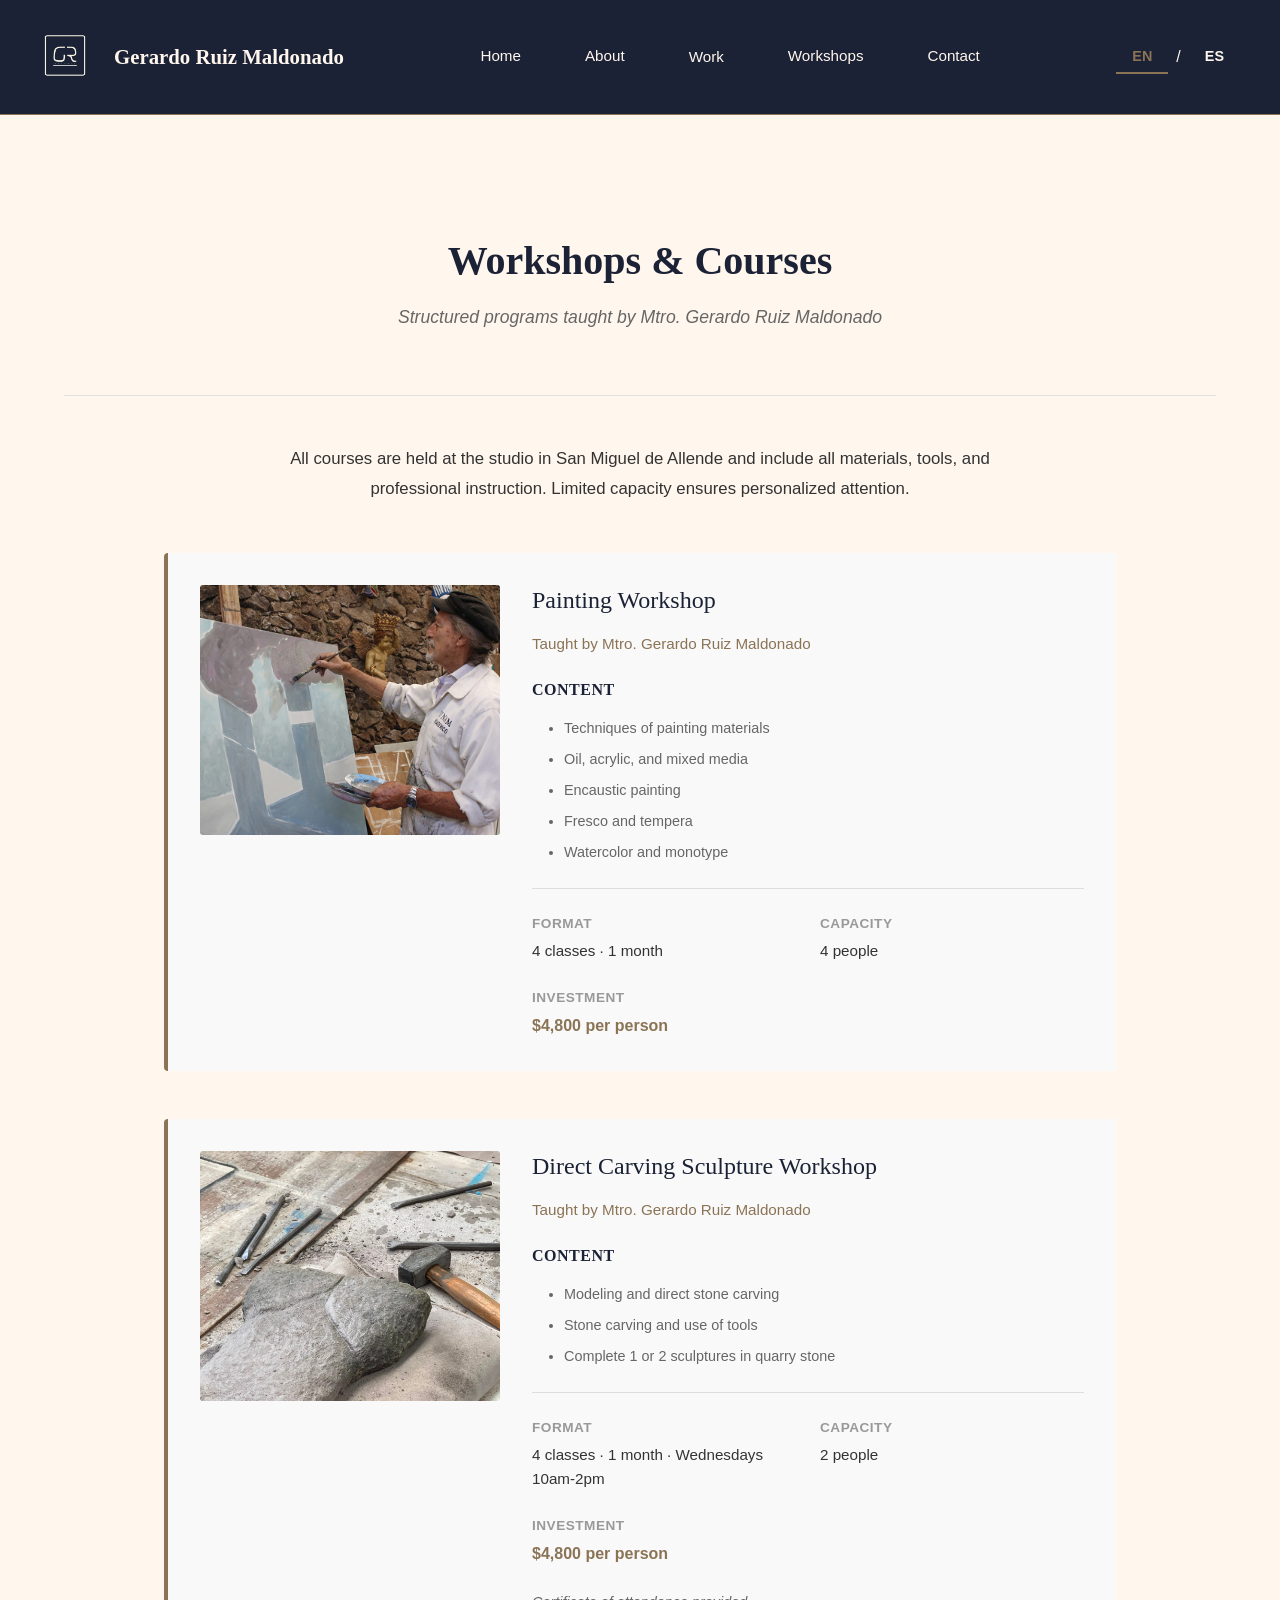
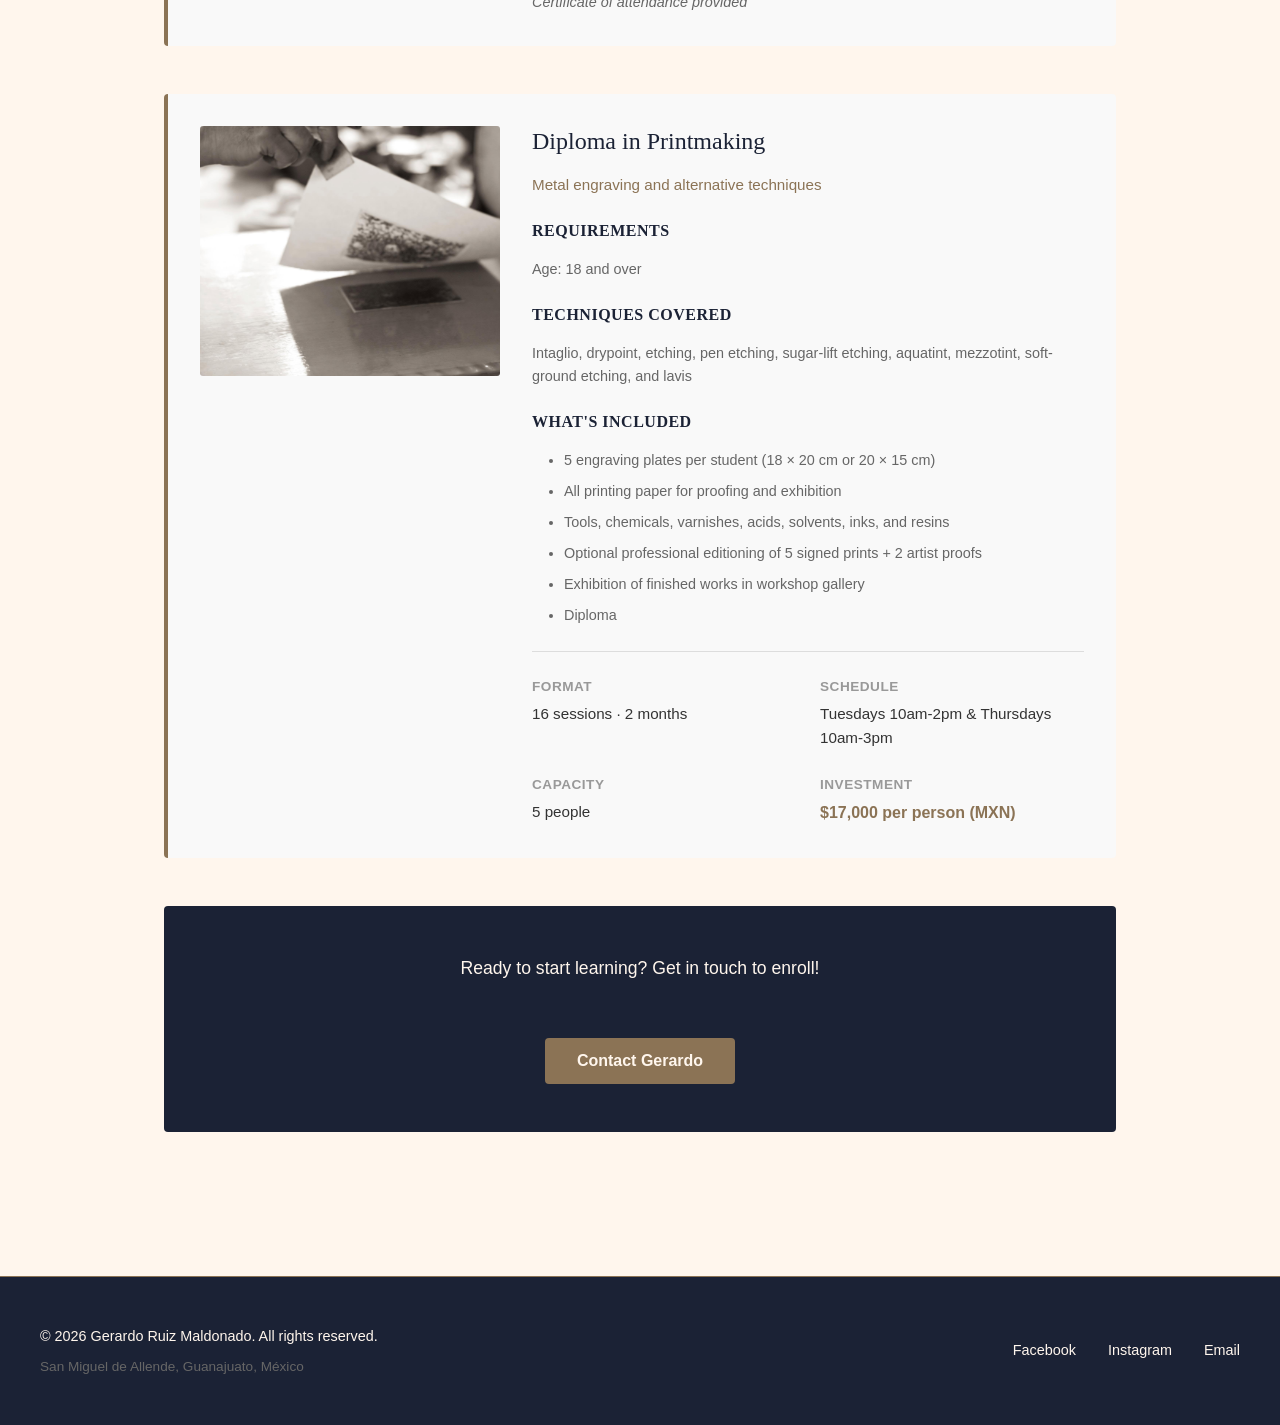
<file: pages/workshops.html>
<!DOCTYPE html>
<html lang="en">
<head>
  <meta charset="UTF-8">
  <meta name="viewport" content="width=device-width, initial-scale=1.0">
  <meta name="description" content="Enroll in structured art courses with Gerardo Ruiz Maldonado in San Miguel de Allende. Painting, sculpture, and printmaking workshops for artists.">
  <meta name="keywords" content="art workshops, painting courses, sculpture classes, printmaking, San Miguel de Allende, Gerardo Ruiz Maldonado">
  
  <!-- Open Graph Tags -->
  <meta property="og:title" content="Workshops & Courses | Gerardo Ruiz Maldonado">
  <meta property="og:description" content="Structured art courses: Painting Workshop ($4,800), Direct Carving Sculpture ($4,800), Diploma in Printmaking ($17,000)">
  <meta property="og:image" content="https://gerardoruizart.com/assets/images/workshop_5.jpg">
  <meta property="og:url" content="https://gerardoruizart.com/workshops">
  <meta property="og:type" content="website">
  
  <!-- Twitter Card Tags -->
  <meta name="twitter:card" content="summary_large_image">
  <meta name="twitter:title" content="Workshops & Courses | Gerardo Ruiz Maldonado">
  <meta name="twitter:description" content="Learn painting, sculpture, and printmaking from master artist Gerardo Ruiz Maldonado">
  <meta name="twitter:image" content="https://gerardoruizart.com/assets/images/workshop_5.jpg">
  
  <!-- Favicon -->
  <link rel="icon" href="/assets/favicon.ico">
  <link rel="apple-touch-icon" href="/assets/apple-touch-icon.png">
  <meta name="theme-color" content="#1b2235">
  
  <title>Workshops - Gerardo Ruiz Maldonado</title>
  <link rel="stylesheet" href="/css/styles.css">
  
  <!-- Schema.org Structured Data -->
  <script type="application/ld+json">
  {
    "@context": "https://schema.org",
    "@type": "Person",
    "name": "Gerardo Ruiz Maldonado",
    "jobTitle": "Sculptor, Painter, Printmaker",
    "url": "https://gerardoruizart.com",
    "image": "https://gerardoruizart.com/assets/images/GR_Logo.jpg",
    "birthPlace": {
      "@type": "Place",
      "name": "Puebla, Mexico"
    },
    "birthDate": "1948",
    "workLocation": {
      "@type": "Place",
      "name": "San Miguel de Allende, Guanajuato, Mexico"
    },
    "description": "Contemporary sculptor, painter, and printmaker based in San Miguel de Allende. Master of multiple artistic disciplines including sculpture, painting, etching, and multimedia techniques.",
    "knowsAbout": [
      "Sculpture",
      "Painting",
      "Printmaking",
      "Etching",
      "Engraving",
      "Contemporary Art",
      "Art Education"
    ],
    "alumniOf": {
      "@type": "EducationalOrganization",
      "name": "Academia de San Carlos",
      "location": "Mexico City, Mexico"
    }
  }
  </script>
</head>
<body>
  <script src="/js/header.js"></script>
  <main>
    <div class="page-header">
      <h1 data-en="Workshops & Courses" data-es="Talleres y Cursos">Workshops & Courses</h1>
      <p class="page-intro" data-en="Structured programs taught by Mtro. Gerardo Ruiz Maldonado" data-es="Programas estructurados impartidos por el Mtro. Gerardo Ruiz Maldonado">Structured programs taught by Mtro. Gerardo Ruiz Maldonado</p>
    </div>

    <section class="workshops-content">
      <div class="workshop-intro">
        <p data-en="All courses are held at the studio in San Miguel de Allende and include all materials, tools, and professional instruction. Limited capacity ensures personalized attention." data-es="Todos los cursos se realizan en el estudio en San Miguel de Allende e incluyen todos los materiales, herramientas e instrucción profesional. La capacidad limitada asegura atención personalizada.">
          All courses are held at the studio in San Miguel de Allende and include all materials, tools, and professional instruction. Limited capacity ensures personalized attention.
        </p>
      </div>

      <div class="courses-container">
        <!-- Course 1: Painting -->
        <div class="course-card">
          <div class="course-image">
            <img src="/assets/images/workshop_painting.jpg" alt="Painting workshop" loading="lazy">
          </div>
          <div class="course-content">
            <h2 data-en="Painting Workshop" data-es="Taller de Pintura">Painting Workshop</h2>
            <p class="course-instructor" data-en="Taught by Mtro. Gerardo Ruiz Maldonado" data-es="Impartido por el Mtro. Gerardo Ruiz Maldonado">Taught by Mtro. Gerardo Ruiz Maldonado</p>
            
            <div class="course-section">
              <h3 data-en="Content" data-es="Contenido">Content</h3>
              <ul>
                <li data-en="Techniques of painting materials" data-es="Técnica de los materiales en pintura">Techniques of painting materials</li>
                <li data-en="Oil, acrylic, and mixed media" data-es="Óleo, acrílico y técnicas mixtas">Oil, acrylic, and mixed media</li>
                <li data-en="Encaustic painting" data-es="Pintura a la encáustica">Encaustic painting</li>
                <li data-en="Fresco and tempera" data-es="Fresco y temple">Fresco and tempera</li>
                <li data-en="Watercolor and monotype" data-es="Acuarela y monotipia">Watercolor and monotype</li>
              </ul>
            </div>

            <div class="course-details">
              <div class="detail">
                <span class="label" data-en="Format" data-es="Modalidad">Format</span>
                <span class="value" data-en="4 classes · 1 month" data-es="4 clases · 1 mes">4 classes · 1 month</span>
              </div>
              <div class="detail">
                <span class="label" data-en="Capacity" data-es="Cupo">Capacity</span>
                <span class="value" data-en="4 people" data-es="4 personas">4 people</span>
              </div>
              <div class="detail">
                <span class="label" data-en="Investment" data-es="Inversión">Investment</span>
                <span class="value price" data-en="$4,800 per person" data-es="$4,800 por persona">$4,800 per person</span>
              </div>
            </div>
          </div>
        </div>

        <!-- Course 2: Sculpture -->
        <div class="course-card">
          <div class="course-image">
            <img src="/assets/images/Sculpture-in-progress-1.jpg" alt="Sculpture workshop" loading="lazy">
          </div>
          <div class="course-content">
            <h2 data-en="Direct Carving Sculpture Workshop" data-es="Taller de Escultura en Talla Directa">Direct Carving Sculpture Workshop</h2>
            <p class="course-instructor" data-en="Taught by Mtro. Gerardo Ruiz Maldonado" data-es="Impartido por el Mtro. Gerardo Ruiz Maldonado">Taught by Mtro. Gerardo Ruiz Maldonado</p>
            
            <div class="course-section">
              <h3 data-en="Content" data-es="Contenido">Content</h3>
              <ul>
                <li data-en="Modeling and direct stone carving" data-es="Modelado y talla directa en piedra">Modeling and direct stone carving</li>
                <li data-en="Stone carving and use of tools" data-es="Talla en piedra y uso de herramientas">Stone carving and use of tools</li>
                <li data-en="Complete 1 or 2 sculptures in quarry stone" data-es="Terminarás 1 o 2 esculturas en cantera">Complete 1 or 2 sculptures in quarry stone</li>
              </ul>
            </div>

            <div class="course-details">
              <div class="detail">
                <span class="label" data-en="Format" data-es="Modalidad">Format</span>
                <span class="value" data-en="4 classes · 1 month · Wednesdays 10am-2pm" data-es="4 clases · 1 mes · Miércoles 10:00-14:00">4 classes · 1 month · Wednesdays 10am-2pm</span>
              </div>
              <div class="detail">
                <span class="label" data-en="Capacity" data-es="Cupo limitado">Capacity</span>
                <span class="value" data-en="2 people" data-es="2 personas">2 people</span>
              </div>
              <div class="detail">
                <span class="label" data-en="Investment" data-es="Inversión">Investment</span>
                <span class="value price" data-en="$4,800 per person" data-es="$4,800 por persona">$4,800 per person</span>
              </div>
            </div>

            <p class="course-note" data-en="Certificate of attendance provided" data-es="Se entrega certificado de asistencia">Certificate of attendance provided</p>
          </div>
        </div>

        <!-- Course 3: Printmaking Diploma -->
        <div class="course-card diploma-card">
          <div class="course-image">
            <img src="/assets/images/etching_bw.jpg" alt="Printmaking workshop" loading="lazy">
          </div>
          <div class="course-content">
            <h2 data-en="Diploma in Printmaking" data-es="Diplomado en Grabado">Diploma in Printmaking</h2>
            <p class="course-instructor" data-en="Metal engraving and alternative techniques" data-es="Grabado en metal y técnicas alternativas">Metal engraving and alternative techniques</p>
            
            <div class="course-section">
              <h3 data-en="Requirements" data-es="Requisitos">Requirements</h3>
              <p data-en="Age: 18 and over" data-es="Edad: 18 años en adelante">Age: 18 and over</p>
            </div>

            <div class="course-section">
              <h3 data-en="Techniques Covered" data-es="Técnicas">Techniques Covered</h3>
              <p data-en="Intaglio, drypoint, etching, pen etching, sugar-lift etching, aquatint, mezzotint, soft-ground etching, and lavis" data-es="Huecograbado, punta seca, aguafuerte, aguafuerte a la pluma, aguafuerte al azúcar, aguatinta, manera negra, barniz blando y lavís">Intaglio, drypoint, etching, pen etching, sugar-lift etching, aquatint, mezzotint, soft-ground etching, and lavis</p>
            </div>

            <div class="course-section">
              <h3 data-en="What's Included" data-es="Incluye">What's Included</h3>
              <ul>
                <li data-en="5 engraving plates per student (18 × 20 cm or 20 × 15 cm)" data-es="5 placas de grabado por estudiante (18 × 20 cm o 20 × 15 cm)">5 engraving plates per student (18 × 20 cm or 20 × 15 cm)</li>
                <li data-en="All printing paper for proofing and exhibition" data-es="Todo el papel de impresión para pruebas y exhibición">All printing paper for proofing and exhibition</li>
                <li data-en="Tools, chemicals, varnishes, acids, solvents, inks, and resins" data-es="Herramientas, químicos, barnices, ácidos, solventes, tintas y resinas">Tools, chemicals, varnishes, acids, solvents, inks, and resins</li>
                <li data-en="Optional professional editioning of 5 signed prints + 2 artist proofs" data-es="Edición opcional de 5 grabados firmados + 2 pruebas de autor">Optional professional editioning of 5 signed prints + 2 artist proofs</li>
                <li data-en="Exhibition of finished works in workshop gallery" data-es="Exposición de trabajos finales en la galería del taller">Exhibition of finished works in workshop gallery</li>
                <li data-en="Diploma" data-es="Diploma">Diploma</li>
              </ul>
            </div>

            <div class="course-details">
              <div class="detail">
                <span class="label" data-en="Format" data-es="Modalidad">Format</span>
                <span class="value" data-en="16 sessions · 2 months" data-es="16 sesiones · 2 meses">16 sessions · 2 months</span>
              </div>
              <div class="detail">
                <span class="label" data-en="Schedule" data-es="Horario">Schedule</span>
                <span class="value" data-en="Tuesdays 10am-2pm & Thursdays 10am-3pm" data-es="Martes 10:00-14:00 y Jueves 10:00-15:00">Tuesdays 10am-2pm & Thursdays 10am-3pm</span>
              </div>
              <div class="detail">
                <span class="label" data-en="Capacity" data-es="Cupo">Capacity</span>
                <span class="value" data-en="5 people" data-es="5 personas">5 people</span>
              </div>
              <div class="detail">
                <span class="label" data-en="Investment" data-es="Inversión">Investment</span>
                <span class="value price" data-en="$17,000 per person (MXN)" data-es="$17,000 por persona (MXN)">$17,000 per person (MXN)</span>
              </div>
            </div>
          </div>
        </div>
      </div>

      <div class="workshop-cta">
        <p data-en="Ready to start learning? Get in touch to enroll!" data-es="¿Listo para empezar a aprender? ¡Ponte en contacto para inscribirte!">
          Ready to start learning? Get in touch to enroll!
        </p>
        <a href="/contact" class="cta-button" data-key="contact">Contact Gerardo</a>
      </div>
    </section>
  </main>

  <style>
    .workshops-content {
      max-width: 1000px;
      margin: var(--spacing-xl) auto;
      padding: 0 var(--spacing-md);
    }

    .workshop-intro {
      text-align: center;
      margin-bottom: var(--spacing-xl);
      font-size: 1.05rem;
      color: var(--text-color);
      line-height: 1.8;
      max-width: 700px;
      margin-left: auto;
      margin-right: auto;
    }

    .courses-container {
      display: flex;
      flex-direction: column;
      gap: var(--spacing-xl);
      margin-bottom: var(--spacing-xl);
    }

    .course-card {
      display: grid;
      grid-template-columns: 300px 1fr;
      gap: var(--spacing-lg);
      background: #f9f9f9;
      border-radius: 4px;
      border-left: 4px solid var(--accent-color);
      padding: var(--spacing-lg);
      align-items: start;
    }

    .course-image {
      width: 100%;
      height: 250px;
      border-radius: 3px;
      overflow: hidden;
      background: #e8e8e8;
    }

    .course-image img {
      width: 100%;
      height: 100%;
      object-fit: cover;
      display: block;
    }

    .course-content h2 {
      margin: 0 0 var(--spacing-sm);
      font-size: 1.5rem;
      color: var(--primary-color);
      font-weight: 500;
    }

    .course-instructor {
      margin: 0 0 var(--spacing-md);
      font-size: 0.95rem;
      color: var(--accent-color);
      font-weight: 500;
    }

    .course-section {
      margin-bottom: var(--spacing-md);
    }

    .course-section h3 {
      margin: 0 0 var(--spacing-sm);
      font-size: 1rem;
      color: var(--primary-color);
      text-transform: uppercase;
      letter-spacing: 0.5px;
      font-weight: 600;
    }

    .course-section ul {
      margin: 0;
      padding-left: var(--spacing-lg);
      list-style-type: disc;
    }

    .course-section li {
      margin-bottom: 0.5rem;
      color: var(--light-text);
      font-size: 0.9rem;
      line-height: 1.6;
    }

    .course-section p {
      margin: 0;
      color: var(--light-text);
      font-size: 0.9rem;
      line-height: 1.6;
    }

    .course-details {
      display: grid;
      grid-template-columns: 1fr 1fr;
      gap: var(--spacing-md);
      margin-top: var(--spacing-md);
      padding-top: var(--spacing-md);
      border-top: 1px solid #ddd;
    }

    .detail {
      display: flex;
      flex-direction: column;
      gap: 0.25rem;
    }

    .detail .label {
      font-size: 0.85rem;
      color: #999;
      text-transform: uppercase;
      letter-spacing: 0.5px;
      font-weight: 600;
    }

    .detail .value {
      font-size: 0.95rem;
      color: var(--text-color);
      font-weight: 500;
    }

    .detail .value.price {
      color: var(--accent-color);
      font-size: 1rem;
      font-weight: 600;
    }

    .course-note {
      margin-top: var(--spacing-md);
      font-size: 0.9rem;
      color: var(--light-text);
      font-style: italic;
    }

    .diploma-card {
      grid-template-columns: 300px 1fr;
    }

    @media (max-width: 900px) {
      .course-card {
        grid-template-columns: 1fr;
      }

      .course-image {
        height: 200px;
      }

      .course-details {
        grid-template-columns: 1fr;
      }
    }

    @media (max-width: 640px) {
      .workshop-intro {
        font-size: 0.95rem;
      }

      .course-content h2 {
        font-size: 1.2rem;
      }

      .course-details {
        grid-template-columns: 1fr;
      }
    }

    .workshop-cta {
      text-align: center;
      background: var(--primary-color);
      color: var(--secondary-color);
      padding: var(--spacing-xl);
      border-radius: 4px;
      margin-top: var(--spacing-xl);
    }

    .workshop-cta p {
      font-size: 1.1rem;
      margin-bottom: var(--spacing-lg);
      margin-top: 0;
    }

    .workshop-cta .cta-button {
      background-color: var(--accent-color);
      color: var(--secondary-color);
      padding: 10px var(--spacing-lg);
      border-radius: 4px;
      display: inline-block;
      transition: background-color 0.3s ease;
      text-decoration: none;
    }

    .workshop-cta .cta-button:hover {
      background-color: #9d8570;
    }
  </style>

  <script>
    window.addEventListener('languageChanged', (e) => {
      const lang = e.detail.lang === 'es' ? 'es' : 'en';
      document.querySelectorAll('[data-en][data-es]').forEach(el => {
        const text = el.getAttribute(`data-${lang}`);
        if (text) el.textContent = text;
      });
    });
  </script>

  <script src="/js/footer.js"></script>
</body>
</html>
</file>
<file: css/styles.css>
/* Root Variables */
:root {
  --primary-color: #1b2235;
  --secondary-color: #fff6ed;
  --accent-color: #8b7355;
  --text-color: #333333;
  --light-text: #666666;
  --border-color: #e0e0e0;
  --spacing-xs: 0.5rem;
  --spacing-sm: 1rem;
  --spacing-md: 1.5rem;
  --spacing-lg: 2rem;
  --spacing-xl: 3rem;
  --font-family: 'Georgia', 'Garamond', serif;
  --font-family-sans: -apple-system, BlinkMacSystemFont, 'Segoe UI', 'Helvetica Neue', sans-serif;
}

/* Reset & Base Styles */
* {
  margin: 0;
  padding: 0;
  box-sizing: border-box;
}

html {
  scroll-behavior: smooth;
}

body {
  font-family: var(--font-family-sans);
  color: var(--text-color);
  background-color: var(--secondary-color);
  line-height: 1.6;
}

body.menu-open {
  position: fixed;
  width: 100%;
  overflow: hidden;
}

h1, h2, h3, h4, h5, h6 {
  font-family: var(--font-family);
  margin: var(--spacing-md) 0 var(--spacing-sm) 0;
  line-height: 1.3;
}

a {
  color: var(--primary-color);
  text-decoration: none;
  transition: color 0.3s ease;
}

a:hover {
  color: var(--accent-color);
}

/* Header Styles */
.site-header {
  background-color: var(--primary-color);
  color: var(--secondary-color);
  padding: var(--spacing-lg) var(--spacing-md);
  border-bottom: 1px solid var(--accent-color);
  position: sticky;
  top: 0;
  z-index: 100;
}

.header-container {
  max-width: 1200px;
  margin: 0 auto;
  display: flex;
  align-items: center;
  justify-content: space-between;
  gap: var(--spacing-lg);
}

.logo-section {
  display: flex;
  align-items: center;
  gap: var(--spacing-md);
  min-width: fit-content;
  flex-shrink: 0;
}

.logo-link {
  display: flex;
  align-items: center;
}

.logo {
  width: 50px;
  height: 50px;
  border-radius: 4px;
  object-fit: cover;
  flex-shrink: 0;
  transition: opacity 0.3s ease;
}

.logo:hover {
  opacity: 0.8;
}

.artist-name {
  font-size: 1.3rem;
  margin: 0;
  color: var(--secondary-color);
  white-space: nowrap;
}

.name-link {
  color: var(--secondary-color);
  text-decoration: none;
  transition: color 0.3s ease;
}

.name-link:hover {
  color: var(--accent-color);
}

.main-nav {
  display: flex;
  align-items: center;
  justify-content: center;
  flex-shrink: 1;
}

.nav-list {
  list-style: none;
  display: flex;
  gap: var(--spacing-lg);
  align-items: center;
  flex-wrap: nowrap;
  margin: 0;
  padding: 0;
}

.nav-link {
  color: var(--secondary-color);
  font-size: 0.95rem;
  padding: var(--spacing-xs) var(--spacing-sm);
  border-bottom: 2px solid transparent;
  transition: border-color 0.3s ease, color 0.3s ease;
  display: block;
  white-space: nowrap;
}

.nav-link:hover {
  border-bottom-color: var(--accent-color);
  color: var(--accent-color);
}

.lang-toggle {
  display: flex;
  align-items: center;
  gap: var(--spacing-xs);
  white-space: nowrap;
}

.lang-btn {
  background: none;
  border: none;
  color: var(--secondary-color);
  cursor: pointer;
  font-size: 0.9rem;
  font-weight: 600;
  padding: var(--spacing-xs) var(--spacing-sm);
  transition: color 0.3s ease, border-bottom 0.3s ease;
  border-bottom: 2px solid transparent;
}

.lang-btn:hover {
  color: var(--accent-color);
}

.lang-btn.active {
  color: var(--accent-color);
  border-bottom-color: var(--accent-color);
}

.lang-separator {
  color: var(--secondary-color);
}

.nav-dropdown {
  position: relative;
}

.nav-dropdown:hover .dropdown-menu {
  opacity: 1;
  visibility: visible;
  transform: translateY(0);
}

.nav-toggle {
  background: none;
  border: none;
  cursor: pointer;
  padding: var(--spacing-xs) var(--spacing-sm);
  color: var(--secondary-color);
  font-size: 0.95rem;
  font-family: var(--font-family-sans);
  border-bottom: 2px solid transparent;
  transition: border-color 0.3s ease, color 0.3s ease;
}

.nav-toggle:hover {
  border-bottom-color: var(--accent-color);
  color: var(--accent-color);
}

.nav-toggle.active {
  border-bottom-color: var(--accent-color);
  color: var(--accent-color);
}

.dropdown-menu {
  position: absolute;
  top: 100%;
  left: 0;
  background: rgba(27, 34, 53, 0.98);
  list-style: none;
  min-width: 180px;
  border: 1px solid var(--accent-color);
  border-top: none;
  opacity: 0;
  visibility: hidden;
  transform: translateY(-10px);
  transition: all 0.3s ease;
  z-index: 1000;
  padding: var(--spacing-sm) 0;
}

.dropdown-link {
  color: var(--secondary-color);
  font-size: 0.9rem;
  padding: var(--spacing-xs) var(--spacing-lg);
  display: block;
  border-bottom: 1px solid rgba(255, 246, 237, 0.1);
  transition: background-color 0.3s ease, color 0.3s ease;
}

.dropdown-link:last-child {
  border-bottom: none;
}

.dropdown-link:hover {
  background-color: rgba(139, 115, 85, 0.2);
  color: var(--accent-color);
}

/* Hamburger Menu */
.hamburger-menu {
  display: none;
  flex-direction: column;
  background: none;
  border: none;
  cursor: pointer;
  padding: 8px;
  gap: 6px;
  position: relative;
  z-index: 50;
}

.hamburger-menu span {
  width: 24px;
  height: 2px;
  background-color: var(--secondary-color);
  border-radius: 2px;
  transition: all 0.3s ease;
}

.menu-close-btn {
  background: none;
  border: none;
  color: var(--secondary-color);
  font-size: 2.5rem;
  cursor: pointer;
  padding: 0;
  width: 40px;
  height: 40px;
  display: flex;
  align-items: center;
  justify-content: center;
  line-height: 1;
}

.menu-close-btn:hover {
  opacity: 0.8;
}

.mobile-menu-overlay {
  display: none;
  position: fixed;
  top: 0;
  left: 0;
  width: 100vw;
  height: 100vh;
  height: 100dvh;
  background-color: var(--primary-color);
  z-index: 100;
  overflow: hidden;
}

.mobile-menu-overlay.active {
  display: flex;
  flex-direction: column;
  overflow: hidden;
}

.mobile-menu-content {
  display: flex;
  flex-direction: column;
  align-items: center;
  padding: var(--spacing-lg) var(--spacing-md);
  gap: var(--spacing-lg);
  width: 100%;
  overflow: hidden;
  flex: 1;
}

.mobile-menu-header {
  display: flex;
  align-items: center;
  justify-content: space-between;
  width: 100%;
  padding: var(--spacing-md);
  border-bottom: 1px solid rgba(255, 246, 237, 0.2);
  gap: var(--spacing-md);
}

.mobile-menu-header .menu-close-btn {
  background: none;
  border: none;
  color: var(--secondary-color);
  font-size: 1.8rem;
  cursor: pointer;
  padding: 0;
  line-height: 1;
  flex-shrink: 0;
}

.mobile-menu-header .mobile-lang-toggle {
  flex-grow: 1;
  display: flex;
  justify-content: center;
  align-items: center;
  gap: var(--spacing-sm);
}

.mobile-logo {
  width: 40px;
  height: 40px;
  display: flex;
  align-items: center;
  justify-content: center;
  flex-shrink: 0;
}

.mobile-logo-img {
  width: 100%;
  height: 100%;
  object-fit: contain;
}

.mobile-lang-toggle {
  display: flex;
  justify-content: center;
  align-items: center;
  gap: var(--spacing-sm);
}

.mobile-menu-divider {
  display: none;
}

.mobile-nav-list {
  list-style: none;
  display: flex;
  flex-direction: column;
  gap: var(--spacing-lg);
  width: 100%;
  padding: 0;
  margin: 0;
  align-items: center;
}

.mobile-nav-list .nav-link {
  display: block;
  padding: 0;
  font-size: 1.1rem;
  text-align: center;
}

.mobile-nav-list .nav-toggle {
  background: none;
  border: none;
  cursor: default;
  padding: 0;
  font-size: 1.1rem;
  color: var(--secondary-color);
  font-family: inherit;
  display: block;
  text-align: center;
  width: 100%;
}

.site-footer {
  background-color: var(--primary-color);
  color: var(--secondary-color);
  padding: var(--spacing-xl) var(--spacing-md);
  border-top: 1px solid var(--accent-color);
  margin-top: var(--spacing-xl);
}

.footer-container {
  max-width: 1200px;
  margin: 0 auto;
  display: flex;
  justify-content: space-between;
  align-items: center;
  flex-wrap: wrap;
  gap: var(--spacing-lg);
}

.footer-content {
  flex: 1;
  min-width: 200px;
}

.footer-text {
  font-size: 0.9rem;
  margin-bottom: var(--spacing-xs);
}

.footer-location {
  font-size: 0.85rem;
  color: var(--light-text);
}

.footer-links {
  display: flex;
  gap: var(--spacing-lg);
}

.social-link {
  color: var(--secondary-color);
  font-size: 0.9rem;
  transition: color 0.3s ease;
}

.social-link:hover {
  color: var(--accent-color);
}

/* Main Content */
main {
  max-width: 1200px;
  margin: 0 auto;
  padding: var(--spacing-xl) var(--spacing-md);
  min-height: calc(100vh - 300px);
}

/* Hero Section */
.hero {
  text-align: center;
  padding: var(--spacing-xl) 0;
  border-bottom: 1px solid var(--border-color);
  margin-bottom: var(--spacing-xl);
}

.hero-title {
  font-size: 3rem;
  font-family: var(--font-family);
  color: var(--primary-color);
  margin-bottom: var(--spacing-md);
}

.hero-subtitle {
  font-size: 1.3rem;
  color: var(--light-text);
  font-style: italic;
}

/* Featured Work Section */
.featured-work {
  margin-bottom: var(--spacing-xl);
}

.featured-work h2 {
  text-align: center;
  margin-bottom: var(--spacing-lg);
  font-size: 2rem;
}

.work-grid {
  display: grid;
  grid-template-columns: repeat(auto-fit, minmax(300px, 1fr));
  gap: var(--spacing-lg);
  margin-bottom: var(--spacing-xl);
}

.work-card {
  background: #fafafa;
  padding: var(--spacing-lg);
  border: 1px solid var(--border-color);
  border-radius: 4px;
  text-align: center;
  transition: transform 0.3s ease, box-shadow 0.3s ease;
  cursor: pointer;
  display: flex;
  flex-direction: column;
}

.work-card:hover {
  transform: translateY(-5px);
  box-shadow: 0 10px 20px rgba(0, 0, 0, 0.1);
}

.work-card img {
  width: 100%;
  height: 250px;
  object-fit: cover;
  border-radius: 4px;
  margin-bottom: var(--spacing-md);
}

.work-card h3 {
  margin-top: 0;
  font-size: 1.2rem;
  color: var(--primary-color);
}

.work-card p {
  color: var(--light-text);
  font-size: 0.9rem;
  margin-bottom: var(--spacing-md);
  flex-grow: 1;
}

.work-card a {
  margin-top: auto;
  padding: 10px var(--spacing-lg);
  background-color: transparent;
  border: 1px solid var(--primary-color);
  border-radius: 4px;
  color: var(--primary-color);
  font-weight: 600;
  text-decoration: none;
  transition: background-color 0.3s ease, color 0.3s ease;
}

.work-card a:hover {
  background-color: var(--primary-color);
  color: var(--secondary-color);
}

.btn {
  display: inline-block;
  padding: 10px var(--spacing-lg);
  background-color: var(--primary-color);
  color: var(--secondary-color);
  border: 1px solid var(--accent-color);
  border-radius: 4px;
  cursor: pointer;
  font-size: 0.95rem;
  transition: background-color 0.3s ease, color 0.3s ease;
  text-align: center;
  text-decoration: none;
}

.btn:hover {
  background-color: var(--accent-color);
  color: var(--secondary-color);
}

/* About Section */
.about-section {
  display: grid;
  grid-template-columns: 1fr 1fr;
  gap: var(--spacing-xl);
  align-items: center;
  margin-bottom: var(--spacing-xl);
}

.about-image {
  width: 100%;
  max-width: 400px;
}

.about-image img {
  width: 100%;
  height: auto;
  border-radius: 4px;
}

.about-content h2 {
  margin-top: 0;
  font-size: 2rem;
}

.about-content p {
  color: var(--light-text);
  margin-bottom: var(--spacing-md);
  line-height: 1.8;
}

/* Bio Preview Section */
.bio-preview {
  text-align: center;
  padding: var(--spacing-xl) 0;
  margin: var(--spacing-xl) 0;
  border-top: 1px solid var(--border-color);
  border-bottom: 1px solid var(--border-color);
}

.bio-preview h2 {
  font-size: 2rem;
  color: var(--primary-color);
  margin-bottom: var(--spacing-lg);
}

.bio-image {
  max-width: 500px;
  margin: var(--spacing-lg) auto;
  border-radius: 4px;
  overflow: hidden;
}

.bio-image img {
  width: 100%;
  height: auto;
  display: block;
  max-width: 100%;
}

.bio-preview p {
  font-size: 1rem;
  line-height: 1.8;
  color: var(--text-color);
  margin-bottom: var(--spacing-md);
  max-width: 800px;
  margin-left: auto;
  margin-right: auto;
}

.cta-button {
  display: inline-block;
  padding: 12px var(--spacing-lg);
  background-color: var(--primary-color);
  color: var(--secondary-color);
  border: none;
  border-radius: 4px;
  font-size: 1rem;
  font-weight: 600;
  cursor: pointer;
  transition: background-color 0.3s ease, transform 0.2s ease;
  text-decoration: none;
  margin-top: var(--spacing-md);
}

.cta-button:hover {
  background-color: var(--accent-color);
  transform: translateY(-2px);
  color: var(--secondary-color);
}

/* Responsive Design */
@media (max-width: 768px) {
  .hamburger-menu {
    display: flex;
  }

  .main-nav {
    display: none;
  }

  .lang-toggle {
    display: none;
  }

  .mobile-menu-overlay {
    display: none;
  }

  .mobile-menu-overlay.active {
    display: flex;
  }

  .mobile-nav-list .dropdown-menu {
    display: flex;
    flex-direction: column;
    position: static;
    background: none;
    border: none;
    opacity: 1;
    visibility: visible;
    transform: none;
    padding: 0;
    gap: var(--spacing-sm);
    margin-top: var(--spacing-sm);
    align-items: center;
    width: 100%;
  }

  .mobile-nav-list .dropdown-link {
    padding: var(--spacing-xs) 0;
    border: none;
    text-align: center;
    color: var(--accent-color);
    display: block;
  }

  .footer-container {
    flex-direction: column;
    justify-content: center;
  }

  .footer-links {
    width: 100%;
    justify-content: center;
  }

  .artist-name {
    font-size: 1.2rem;
  }

  .about-section {
    grid-template-columns: 1fr;
  }

  .bio-image {
    max-width: 90%;
  }
}

@media (max-width: 480px) {
  .site-header {
    padding: var(--spacing-md);
  }

  .logo-section {
    gap: var(--spacing-sm);
  }

  .logo {
    width: 40px;
    height: 40px;
  }

  .artist-name {
    font-size: 1rem;
  }

  .nav-list {
    gap: var(--spacing-xs);
  }

  .nav-link {
    font-size: 0.85rem;
  }

  main {
    padding: var(--spacing-lg) var(--spacing-sm);
  }

  .hero-title {
    font-size: 2rem;
  }

  .about-content h2 {
    font-size: 1.5rem;
  }

  .bio-image {
    max-width: 100%;
  }
}

/* Page Headers */
.page-header {
  text-align: center;
  padding: var(--spacing-xl) 0 var(--spacing-lg) 0;
  border-bottom: 1px solid var(--border-color);
  margin-bottom: var(--spacing-xl);
}

.page-header h1 {
  font-size: 2.5rem;
  color: var(--primary-color);
  margin-bottom: var(--spacing-sm);
}

.page-intro {
  font-size: 1.1rem;
  color: var(--light-text);
  font-style: italic;
  margin-bottom: var(--spacing-lg);
}

.page-subtitle {
  font-size: 1.1rem;
  color: var(--light-text);
  font-style: italic;
}

/* Featured Work Grid */
.featured-work {
  margin-bottom: var(--spacing-xl);
}

.featured-work h2 {
  text-align: center;
  margin-bottom: var(--spacing-lg);
  font-size: 2rem;
  color: var(--primary-color);
}

.work-grid {
  display: grid;
  grid-template-columns: repeat(auto-fit, minmax(300px, 1fr));
  gap: var(--spacing-lg);
  margin-bottom: var(--spacing-xl);
}


/* Buttons */
.btn, .btn-primary {
  display: inline-block;
  padding: 10px var(--spacing-lg);
  background-color: var(--primary-color);
  color: var(--secondary-color);
  border: 1px solid var(--accent-color);
  border-radius: 4px;
  cursor: pointer;
  font-size: 0.95rem;
  font-family: var(--font-family-sans);
  transition: background-color 0.3s ease, color 0.3s ease;
  text-align: center;
  text-decoration: none;
}

.btn:hover, .btn-primary:hover {
  background-color: var(--accent-color);
  color: var(--secondary-color);
}

/* About Section */
.about-section {
  display: grid;
  grid-template-columns: 1fr 1fr;
  gap: var(--spacing-xl);
  align-items: start;
  margin-bottom: var(--spacing-xl);
}

.about-image {
  width: 100%;
}

.about-image img {
  width: 100%;
  height: auto;
  border-radius: 4px;
  display: block;
}

.about-content h2 {
  font-size: 2rem;
  color: var(--primary-color);
  margin-top: 0;
  margin-bottom: var(--spacing-md);
}

.about-content h3 {
  font-size: 1.4rem;
  color: var(--primary-color);
  margin-top: var(--spacing-lg);
  margin-bottom: var(--spacing-sm);
}

.about-content p {
  color: var(--text-color);
  margin-bottom: var(--spacing-md);
  line-height: 1.8;
}

/* Gallery */
.gallery {
  margin: var(--spacing-xl) 0;
}

.gallery h2 {
  text-align: center;
  font-size: 2rem;
  color: var(--primary-color);
  margin-bottom: var(--spacing-lg);
}

.gallery-description {
  text-align: center;
  color: var(--light-text);
  margin-bottom: var(--spacing-xl);
  font-size: 1rem;
}

.gallery-grid {
  display: grid;
  grid-template-columns: repeat(auto-fill, minmax(280px, 1fr));
  gap: var(--spacing-lg);
  margin-bottom: var(--spacing-xl);
}

.gallery-item {
  background: white;
  border: 1px solid var(--border-color);
  border-radius: 4px;
  overflow: hidden;
  cursor: pointer;
  transition: transform 0.3s ease, box-shadow 0.3s ease;
}

.gallery-item:hover {
  transform: translateY(-5px);
  box-shadow: 0 10px 20px rgba(0, 0, 0, 0.1);
}

.gallery-item img {
  width: 100%;
  height: 300px;
  object-fit: cover;
  display: block;
}

.gallery-item-caption {
  padding: var(--spacing-md);
  text-align: center;
}

.gallery-item-caption h3 {
  font-size: 1.1rem;
  color: var(--primary-color);
  margin: 0 0 var(--spacing-xs) 0;
}

.gallery-item-caption p {
  font-size: 0.9rem;
  color: var(--light-text);
  margin: 0;
}

/* Lightbox */
.lightbox-modal {
  display: none;
  position: fixed;
  top: 0;
  left: 0;
  width: 100%;
  height: 100%;
  background-color: rgba(0, 0, 0, 0.9);
  z-index: 2000;
  align-items: center;
  justify-content: center;
}

.lightbox-modal.active {
  display: flex;
}

.lightbox-container {
  position: relative;
  max-width: 90vw;
  max-height: 90vh;
  display: flex;
  flex-direction: column;
  align-items: center;
}

.lightbox-image {
  max-width: 100%;
  max-height: 80vh;
  object-fit: contain;
}

.lightbox-caption {
  color: var(--secondary-color);
  text-align: center;
  margin-top: var(--spacing-md);
  font-size: 0.95rem;
}

.lightbox-close {
  position: absolute;
  top: -40px;
  right: 0;
  background: none;
  border: none;
  color: var(--secondary-color);
  font-size: 2rem;
  cursor: pointer;
  padding: 0;
  width: 40px;
  height: 40px;
}

.lightbox-close:hover {
  color: var(--accent-color);
}

.lightbox-prev, .lightbox-next {
  position: absolute;
  top: 50%;
  transform: translateY(-50%);
  background: none;
  border: none;
  color: var(--secondary-color);
  font-size: 2rem;
  cursor: pointer;
  padding: var(--spacing-md);
  z-index: 2001;
}

.lightbox-prev:hover, .lightbox-next:hover {
  color: var(--accent-color);
}

.lightbox-prev {
  left: 0;
}

.lightbox-next {
  right: 0;
}

/* Contact Form */
.contact-section {
  display: grid;
  grid-template-columns: 1fr 1fr;
  gap: var(--spacing-xl);
  margin-bottom: var(--spacing-xl);
}

.contact-info {
  display: flex;
  flex-direction: column;
  gap: var(--spacing-lg);
}

.contact-info h3 {
  font-size: 1.2rem;
  color: var(--primary-color);
  margin: 0 0 var(--spacing-xs) 0;
  border-left: 3px solid var(--accent-color);
  padding-left: var(--spacing-md);
}

.contact-info p {
  color: var(--light-text);
  margin: 0;
  font-size: 0.95rem;
}

.contact-note {
  font-style: italic;
  color: var(--light-text);
  font-size: 0.9rem;
  margin-top: var(--spacing-md);
}

.form-group {
  margin-bottom: var(--spacing-md);
}

label {
  display: block;
  margin-bottom: var(--spacing-xs);
  color: var(--text-color);
  font-weight: 500;
}

input, textarea {
  width: 100%;
  padding: var(--spacing-sm);
  border: 1px solid var(--border-color);
  border-radius: 4px;
  font-family: var(--font-family-sans);
  font-size: 0.95rem;
  color: var(--text-color);
}

input:focus, textarea:focus {
  outline: none;
  border-color: var(--accent-color);
  box-shadow: 0 0 0 3px rgba(139, 115, 85, 0.1);
}

textarea {
  resize: vertical;
  min-height: 150px;
}

/* Workshops */
.workshops-section {
  margin-bottom: var(--spacing-xl);
}

.workshops-grid {
  display: grid;
  grid-template-columns: repeat(3, 1fr);
  gap: var(--spacing-lg);
  margin-bottom: var(--spacing-xl);
}

.workshop-card {
  background: white;
  border: 1px solid var(--border-color);
  border-radius: 4px;
  overflow: hidden;
  display: flex;
  flex-direction: column;
}

.workshop-card img {
  width: 100%;
  height: 200px;
  object-fit: cover;
}

.workshop-card-content {
  padding: var(--spacing-lg);
  flex: 1;
  display: flex;
  flex-direction: column;
}

.workshop-card h3 {
  font-size: 1.2rem;
  color: var(--primary-color);
  margin-top: 0;
  margin-bottom: var(--spacing-sm);
}

.workshop-card p {
  color: var(--text-color);
  font-size: 0.95rem;
  margin-bottom: var(--spacing-sm);
  line-height: 1.6;
  flex: 1;
}

.workshop-price {
  font-size: 1.1rem;
  color: var(--accent-color);
  font-weight: 600;
  margin-bottom: var(--spacing-md);
}

.workshop-cta {
  background-color: var(--primary-color);
  color: var(--secondary-color);
  padding: var(--spacing-md);
  text-align: center;
  border-radius: 4px;
  margin-top: auto;
}

.workshop-cta h3 {
  font-size: 1.3rem;
  margin: 0 0 var(--spacing-sm) 0;
}

.workshop-cta p {
  color: var(--secondary-color);
  margin-bottom: var(--spacing-md);
}

/* Responsive */
@media (max-width: 768px) {
  .hamburger-menu {
    display: flex;
  }

  .main-nav {
    display: none;
  }

  .lang-toggle {
    display: none;
  }

  .mobile-menu-overlay {
    display: none;
  }

  .mobile-menu-overlay.active {
    display: flex;
  }

  .about-section {
    grid-template-columns: 1fr;
  }

  .contact-section {
    grid-template-columns: 1fr;
  }

  .workshops-grid {
    grid-template-columns: repeat(2, 1fr);
  }

  .gallery-grid {
    grid-template-columns: repeat(auto-fill, minmax(200px, 1fr));
  }

  .work-grid {
    grid-template-columns: 1fr;
  }

  .page-header h1 {
    font-size: 2rem;
  }

  .footer-container {
    flex-direction: column;
    justify-content: center;
  }

  .footer-links {
    width: 100%;
    justify-content: center;
  }

  .artist-name {
    font-size: 1.2rem;
  }
}

@media (max-width: 480px) {
  .site-header {
    padding: var(--spacing-md);
  }

  .logo-section {
    gap: var(--spacing-sm);
  }

  .logo {
    width: 40px;
    height: 40px;
  }

  .artist-name {
    font-size: 1rem;
  }

  .page-header h1 {
    font-size: 1.5rem;
  }

  .workshops-grid {
    grid-template-columns: 1fr;
  }

  .gallery-grid {
    grid-template-columns: repeat(auto-fill, minmax(150px, 1fr));
  }

  main {
    padding: var(--spacing-lg) var(--spacing-sm);
  }
}
</file>
